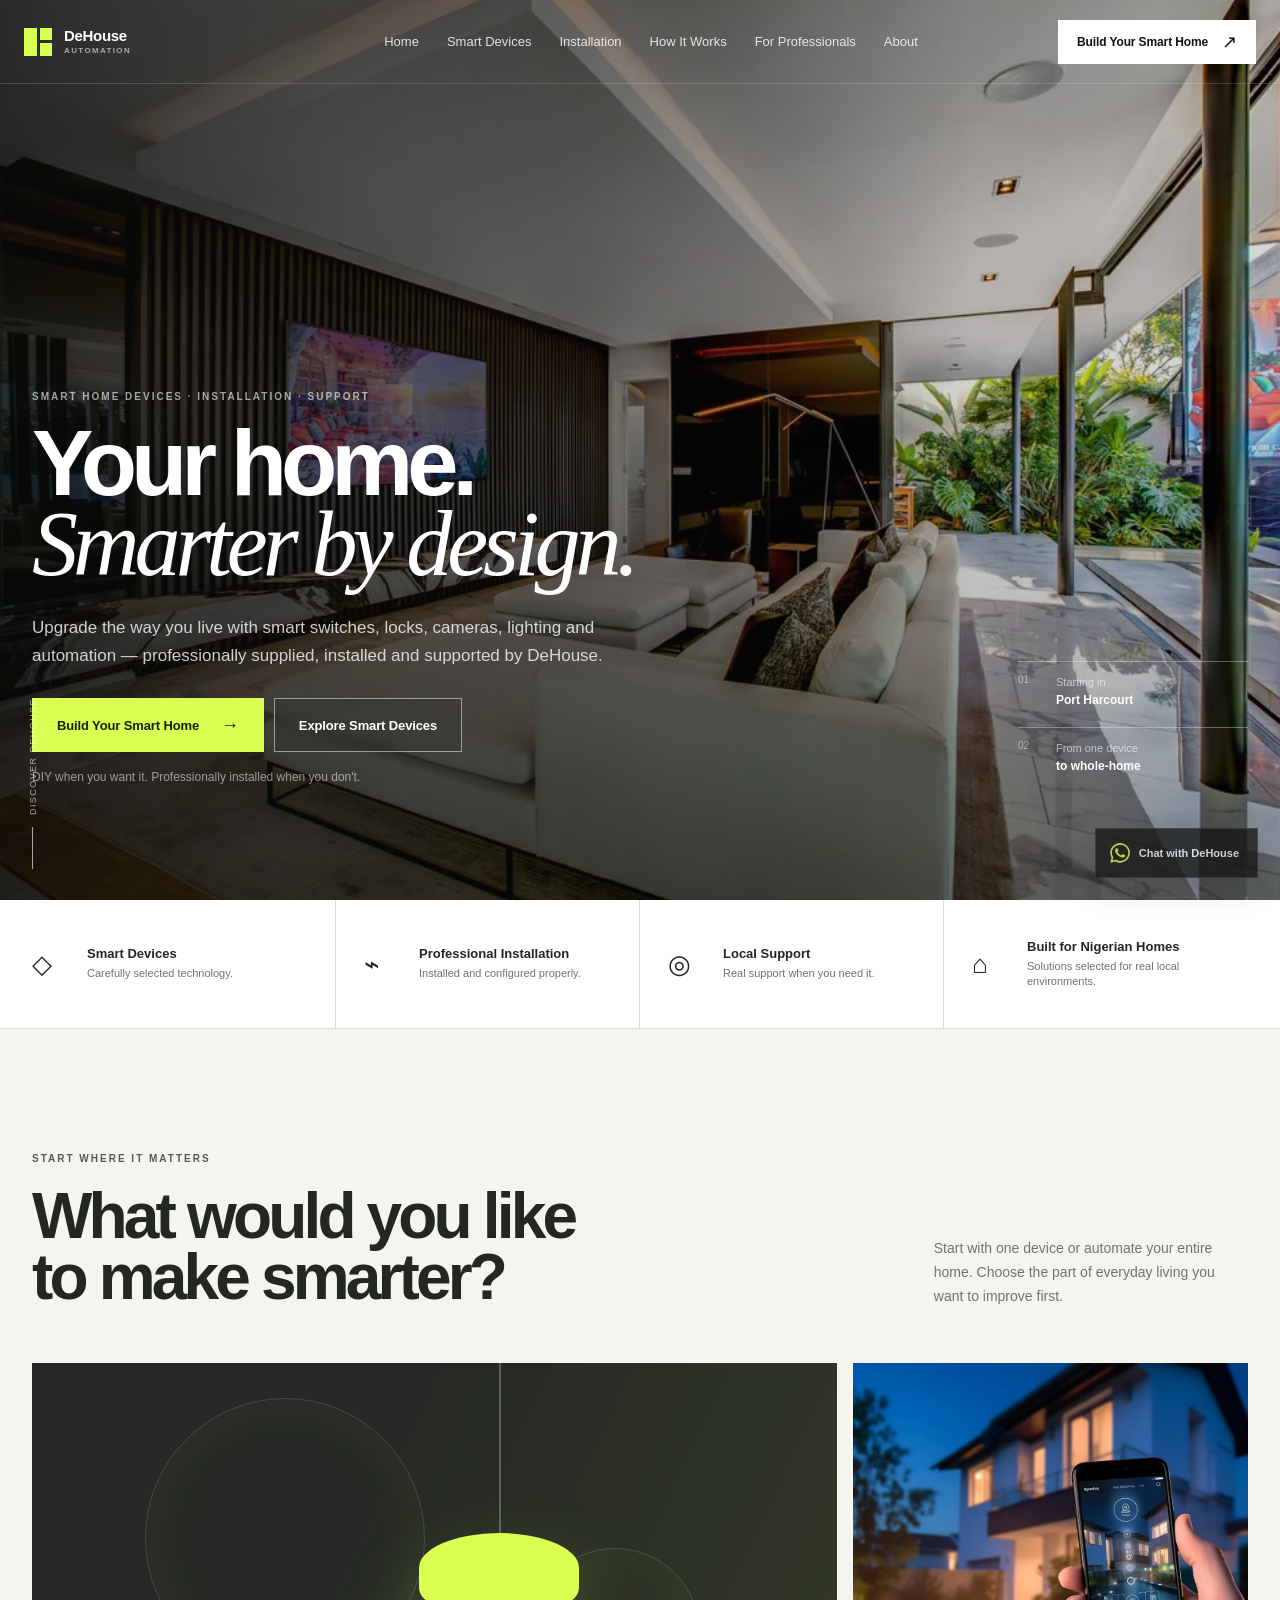
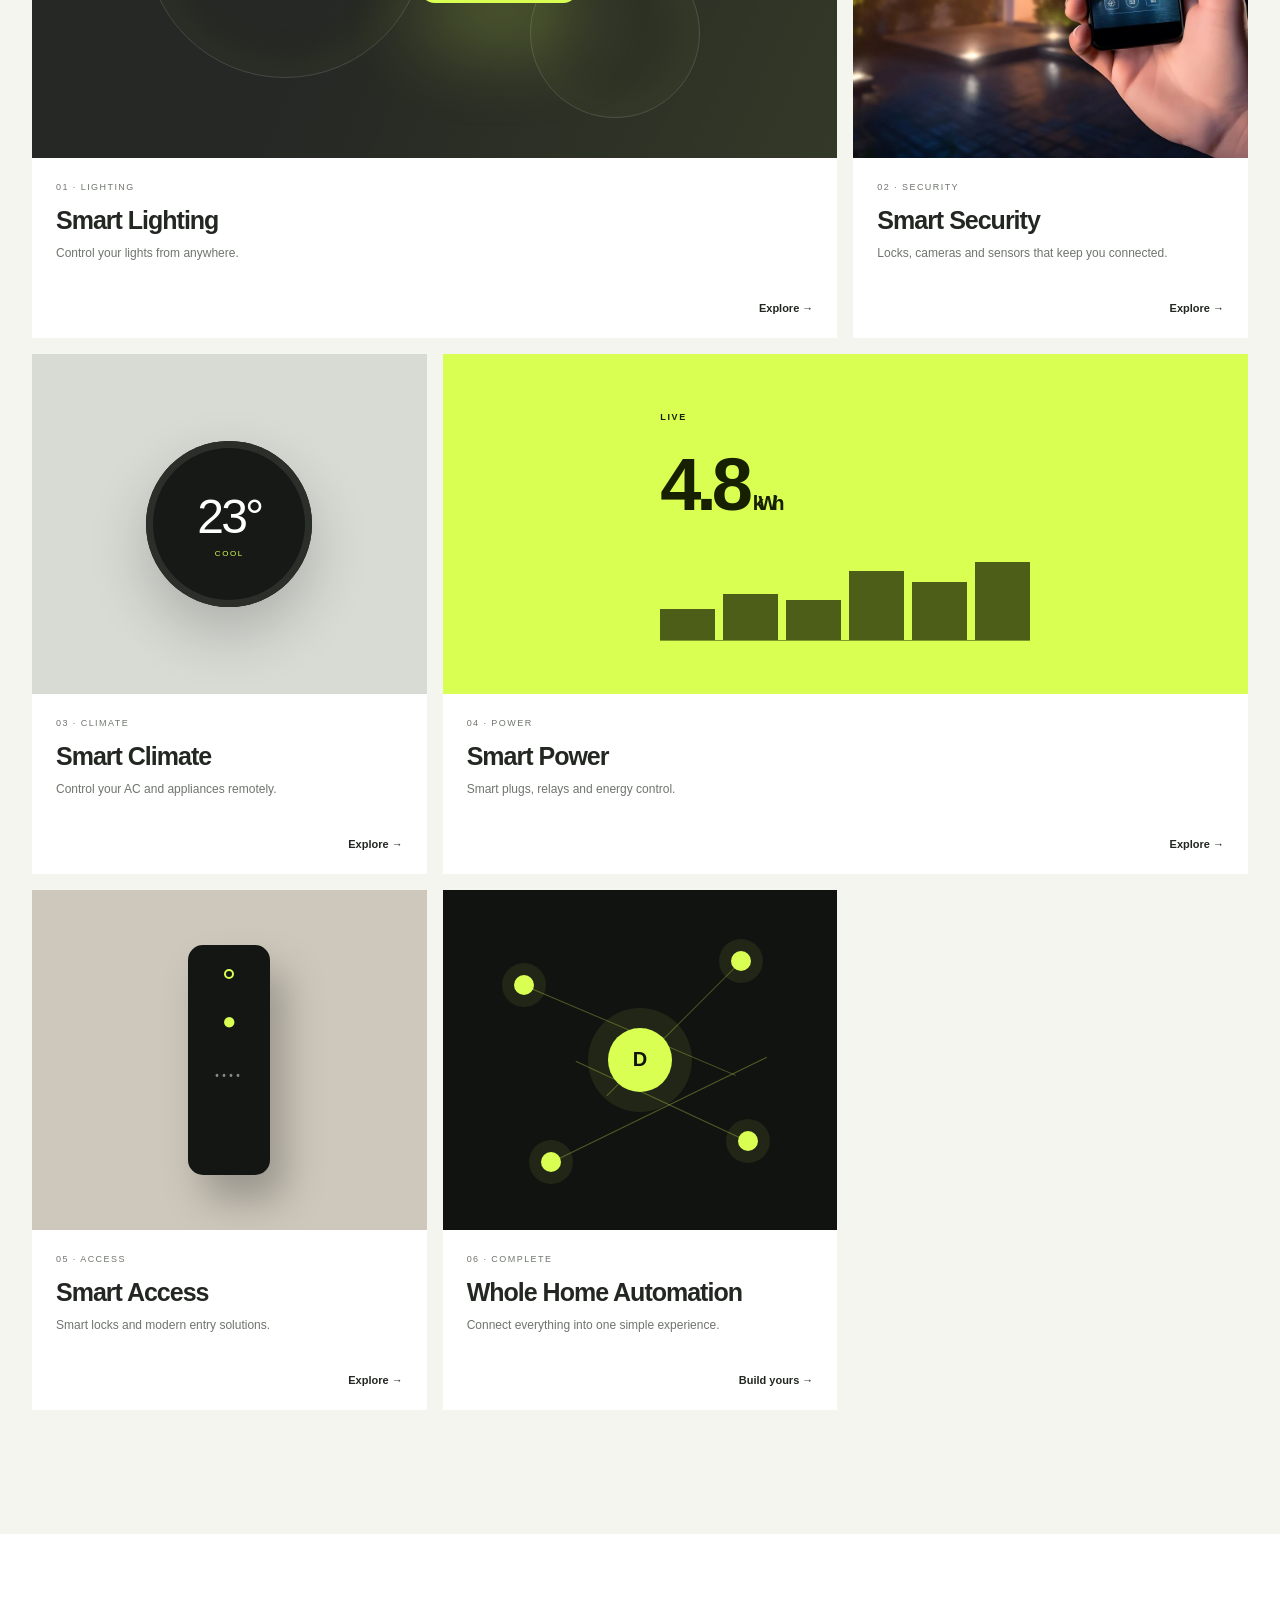
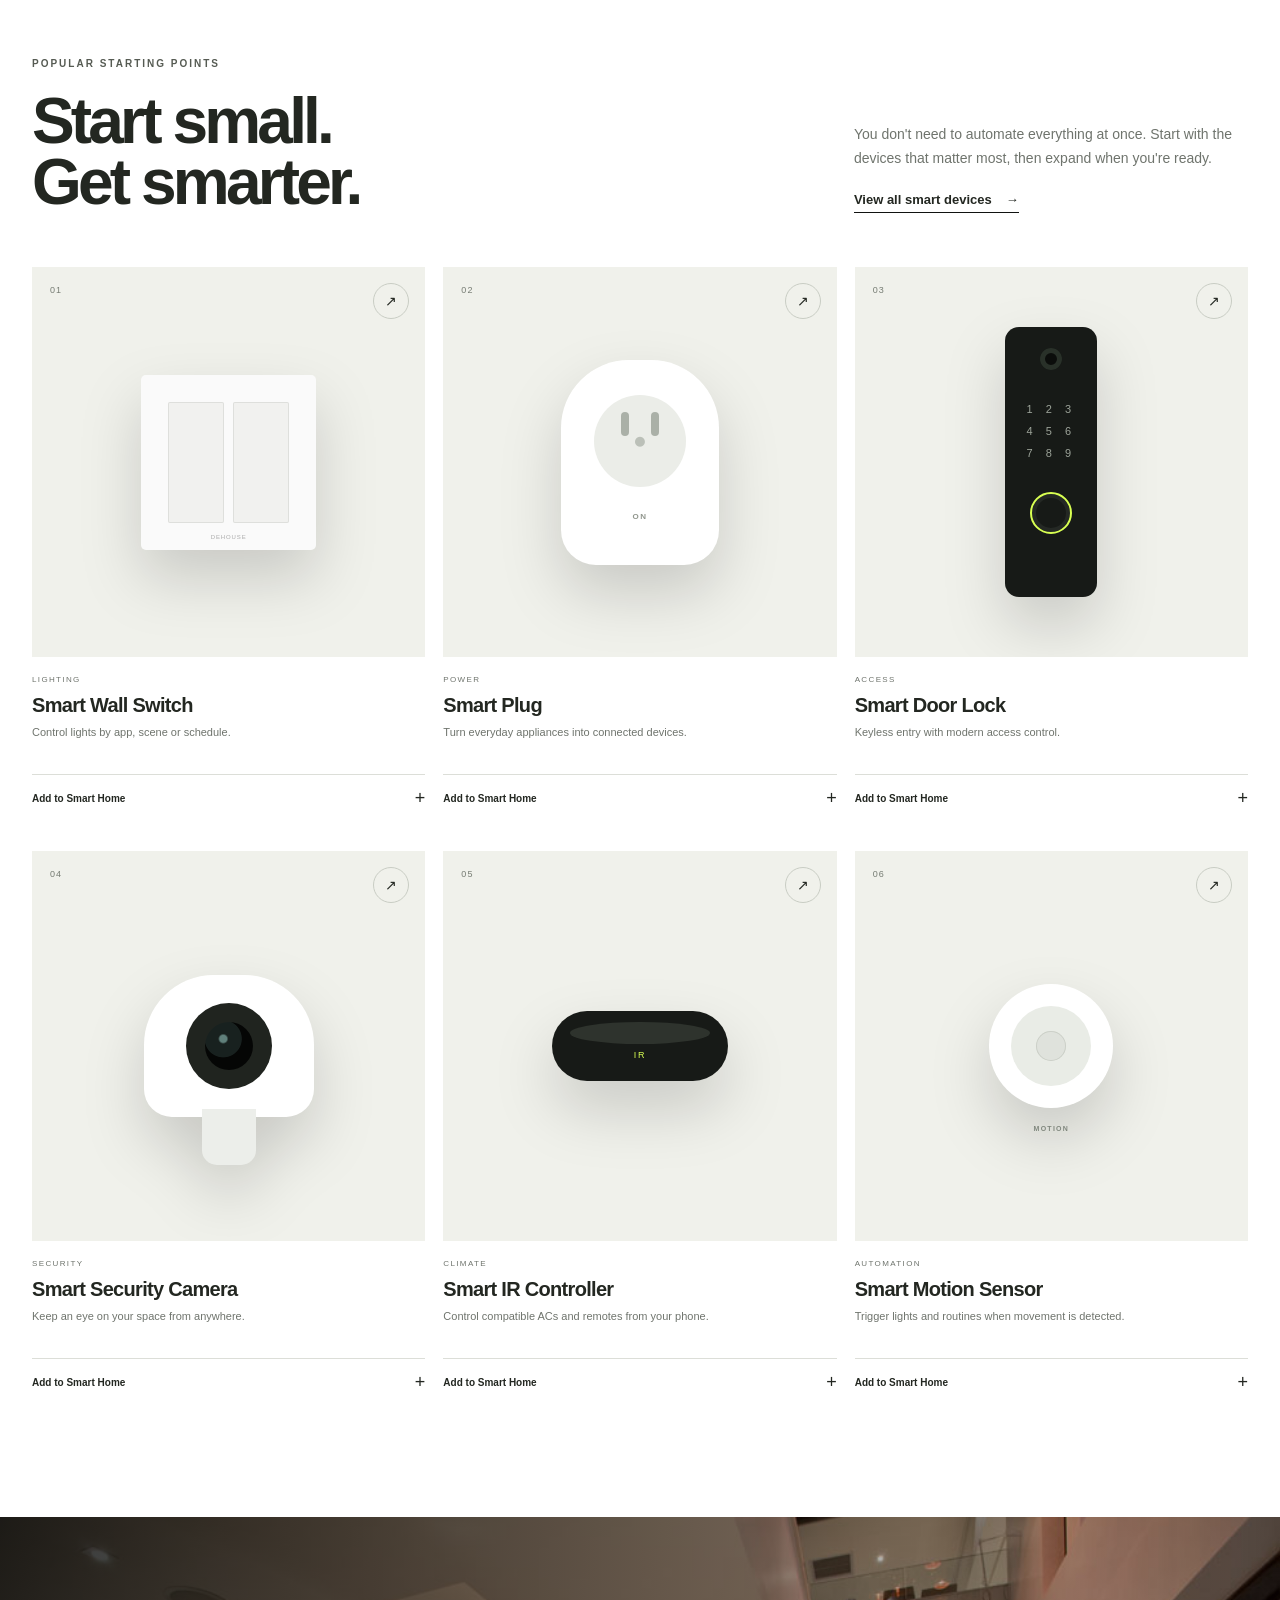
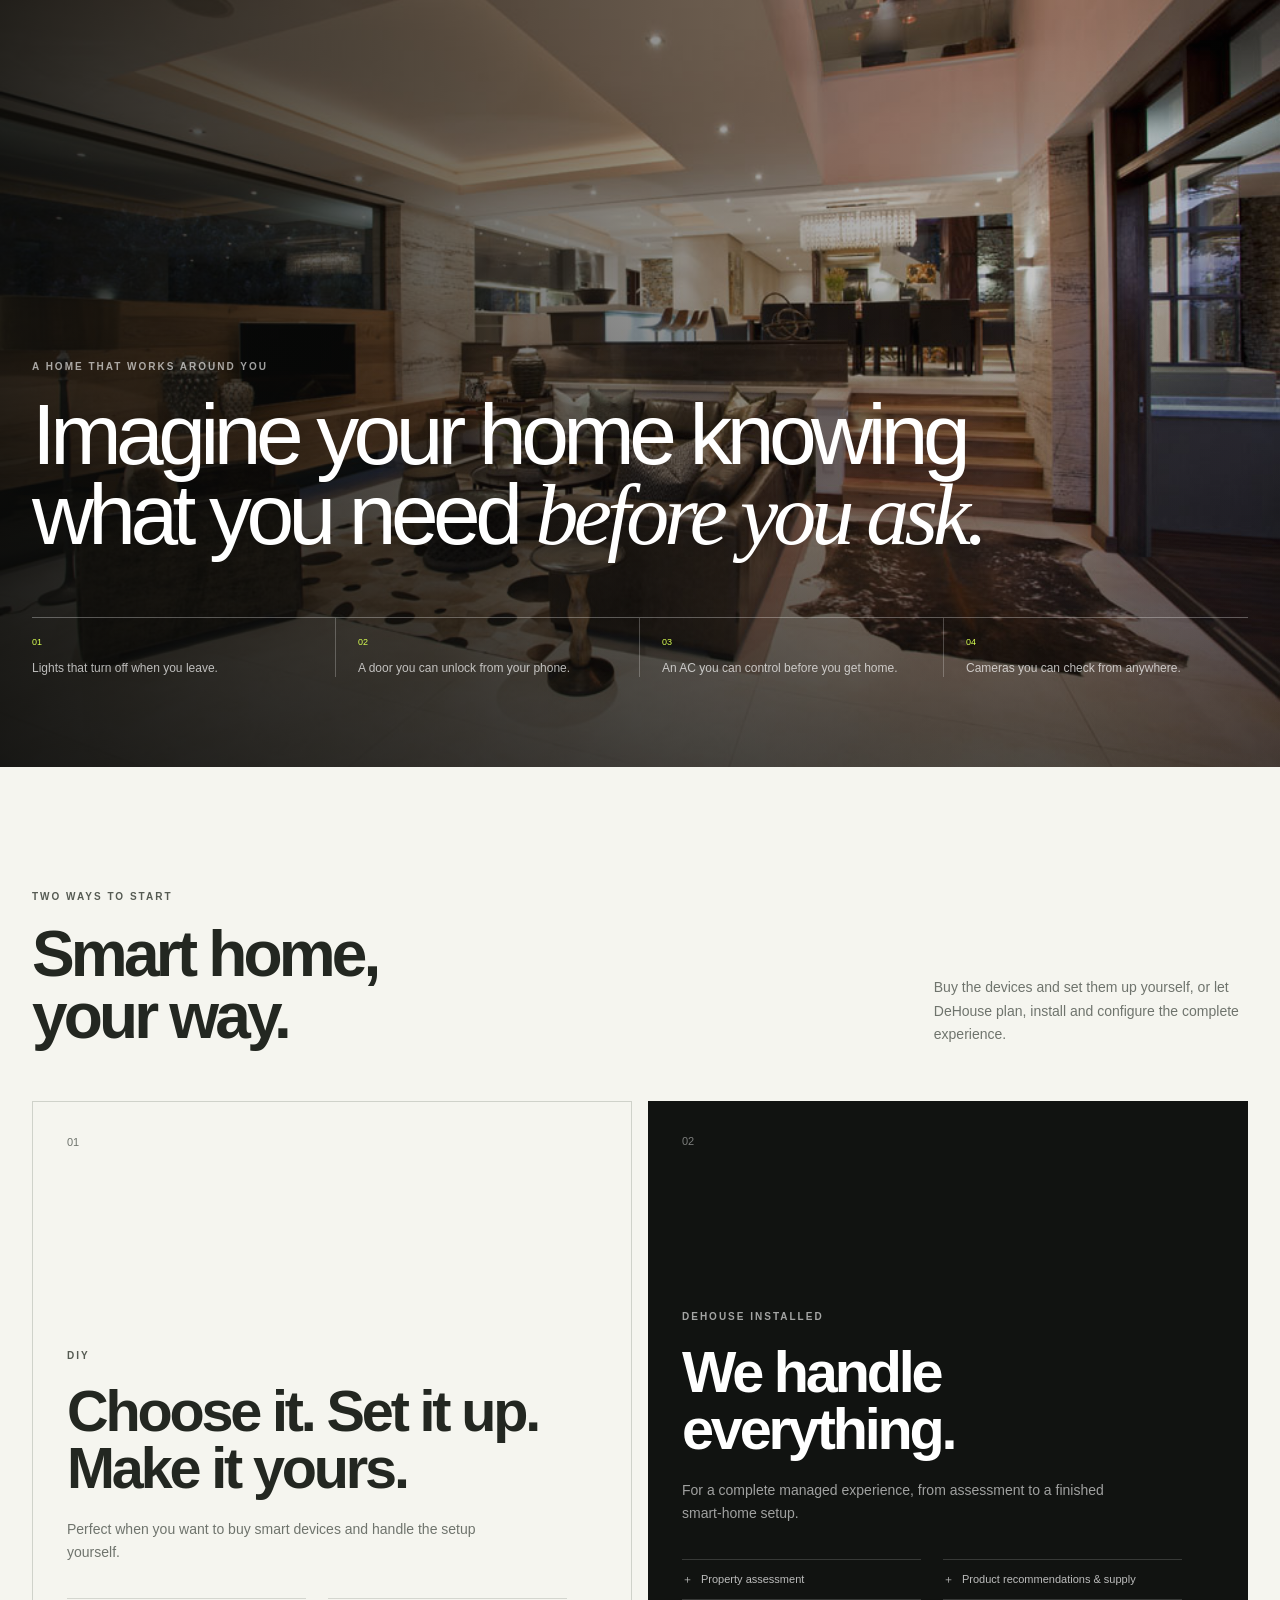
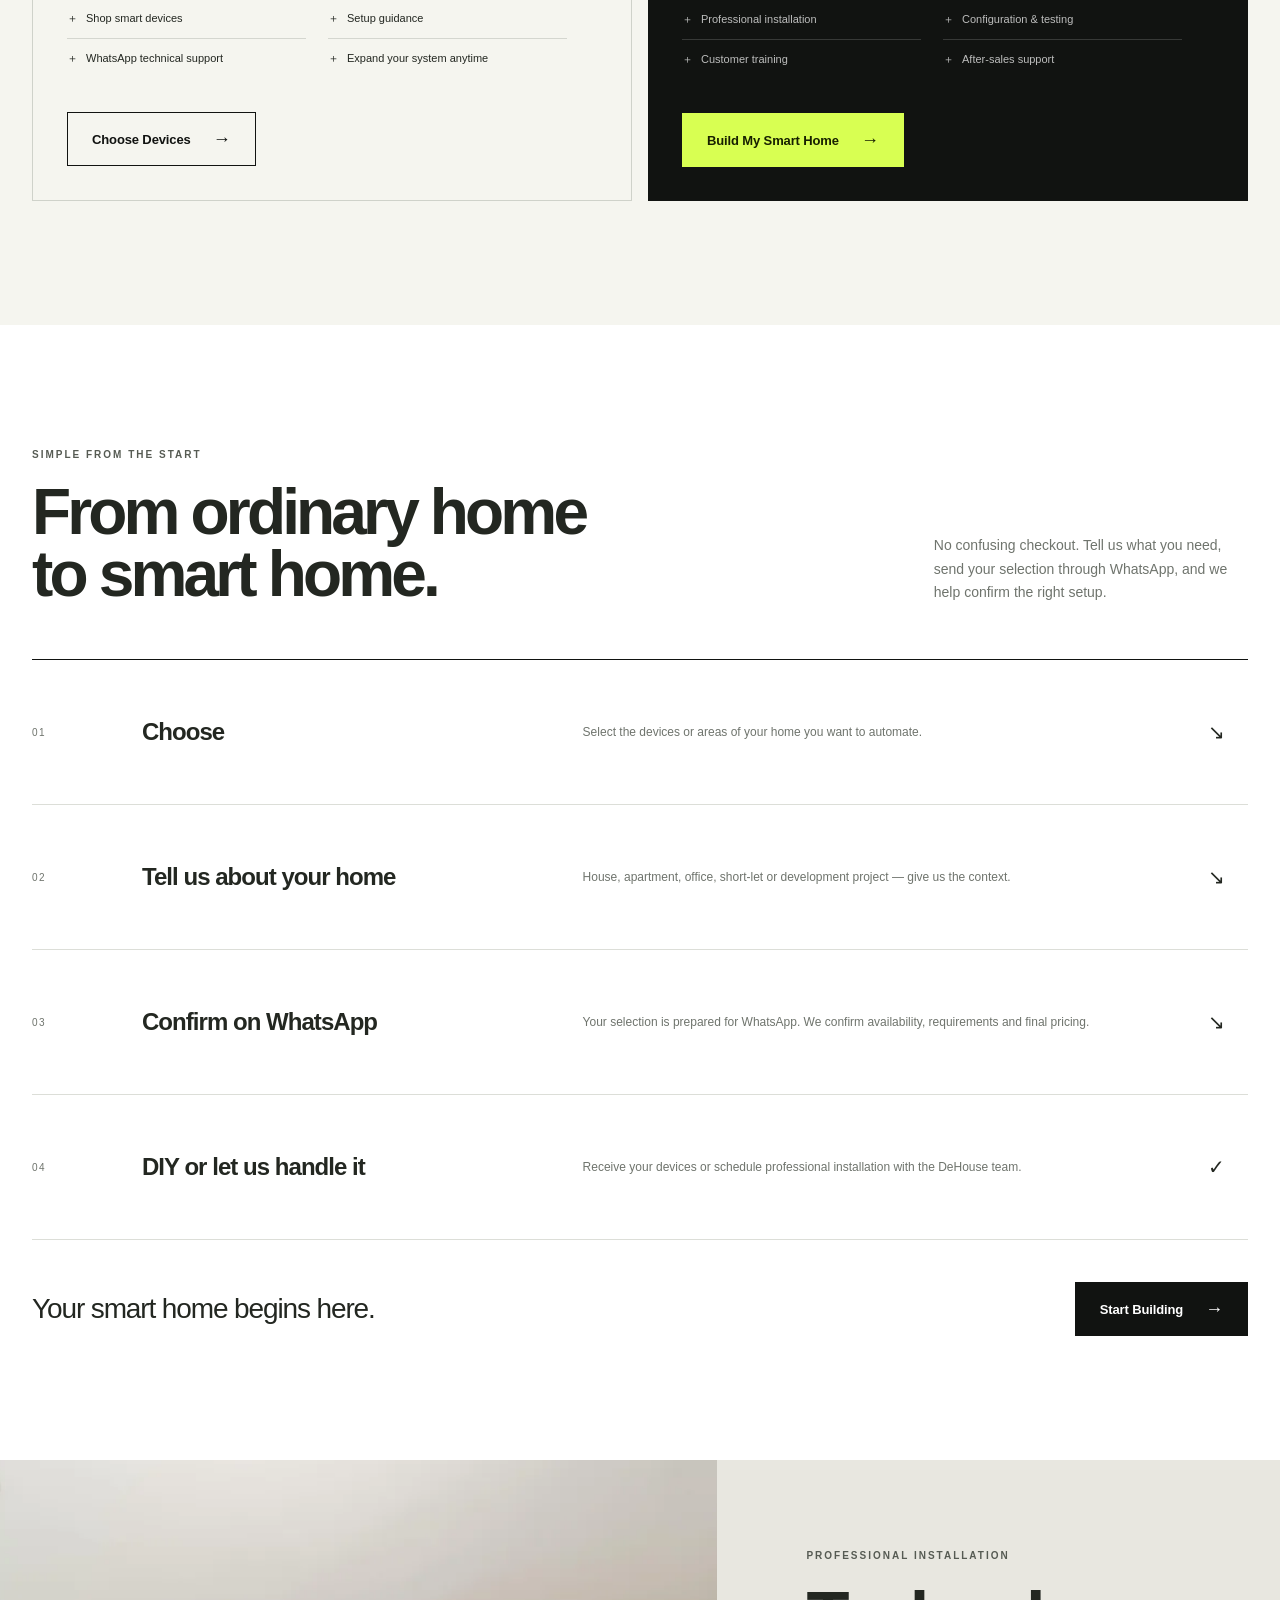
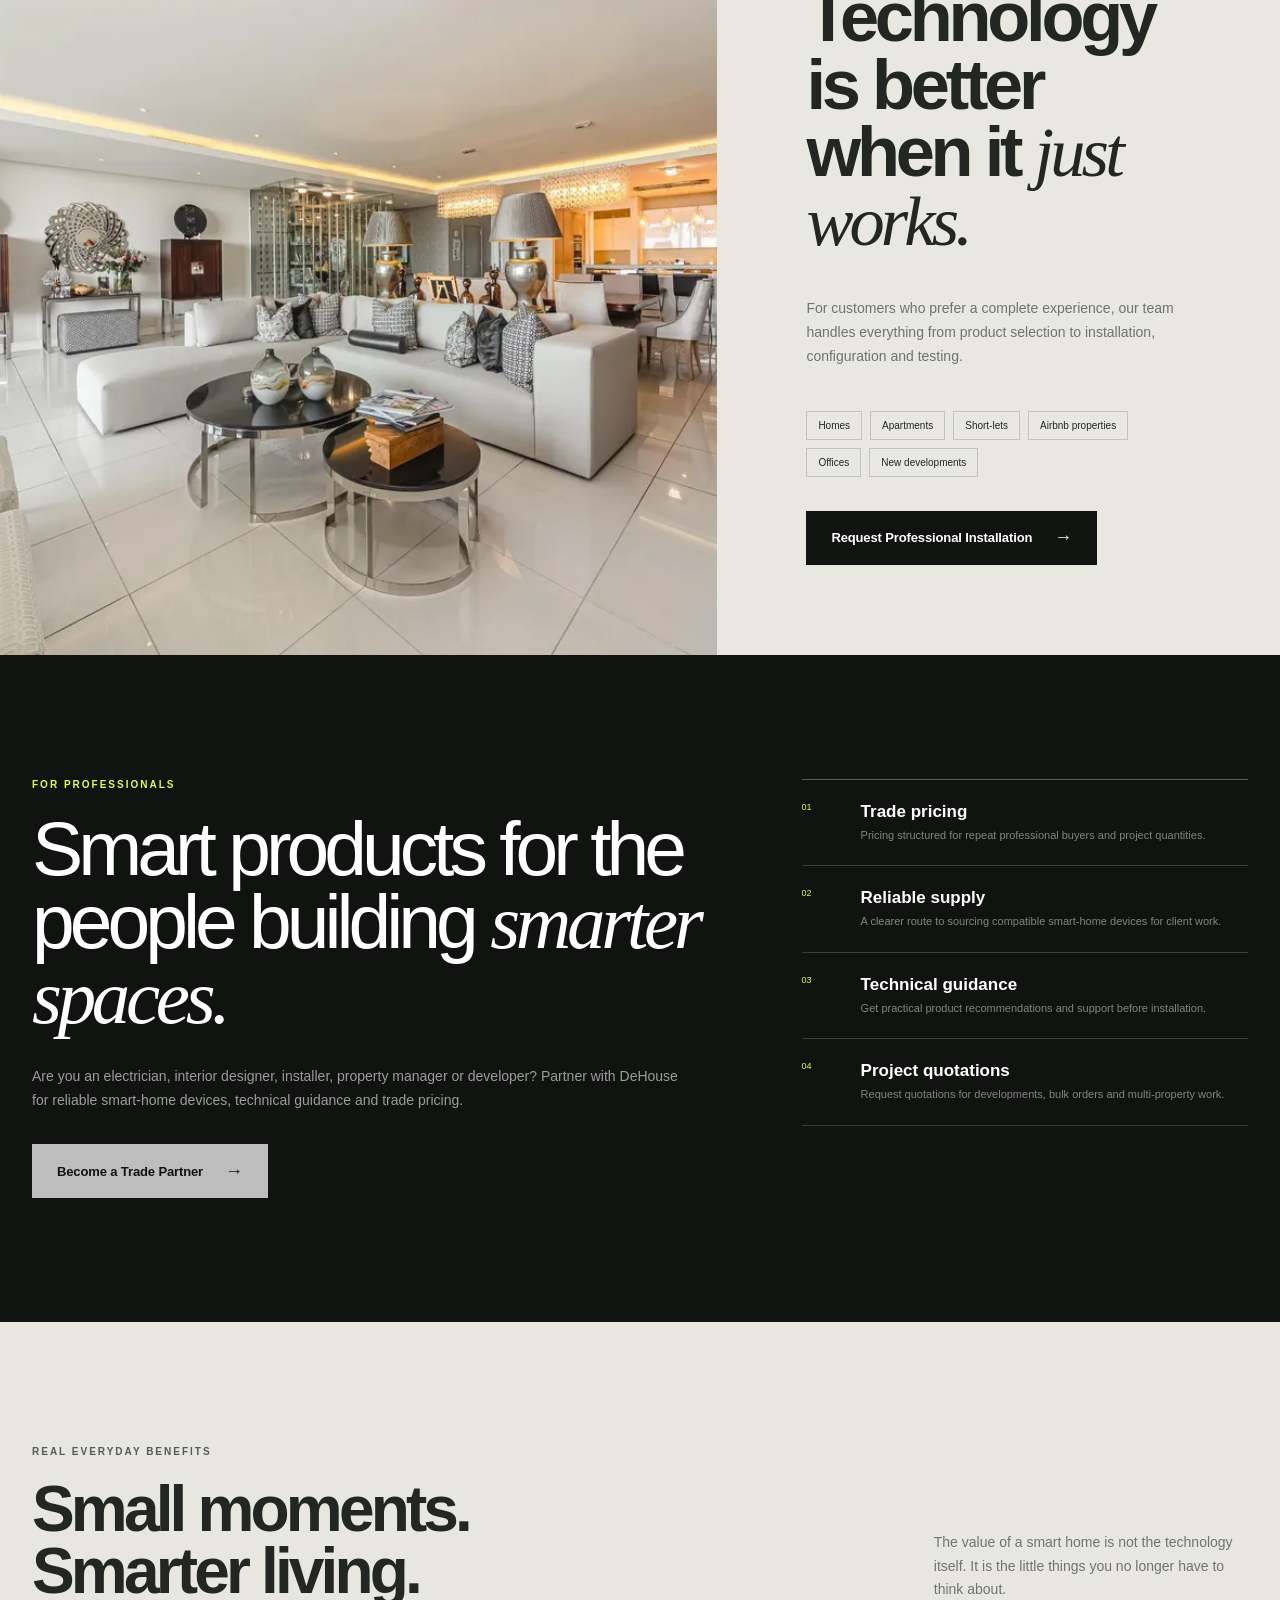
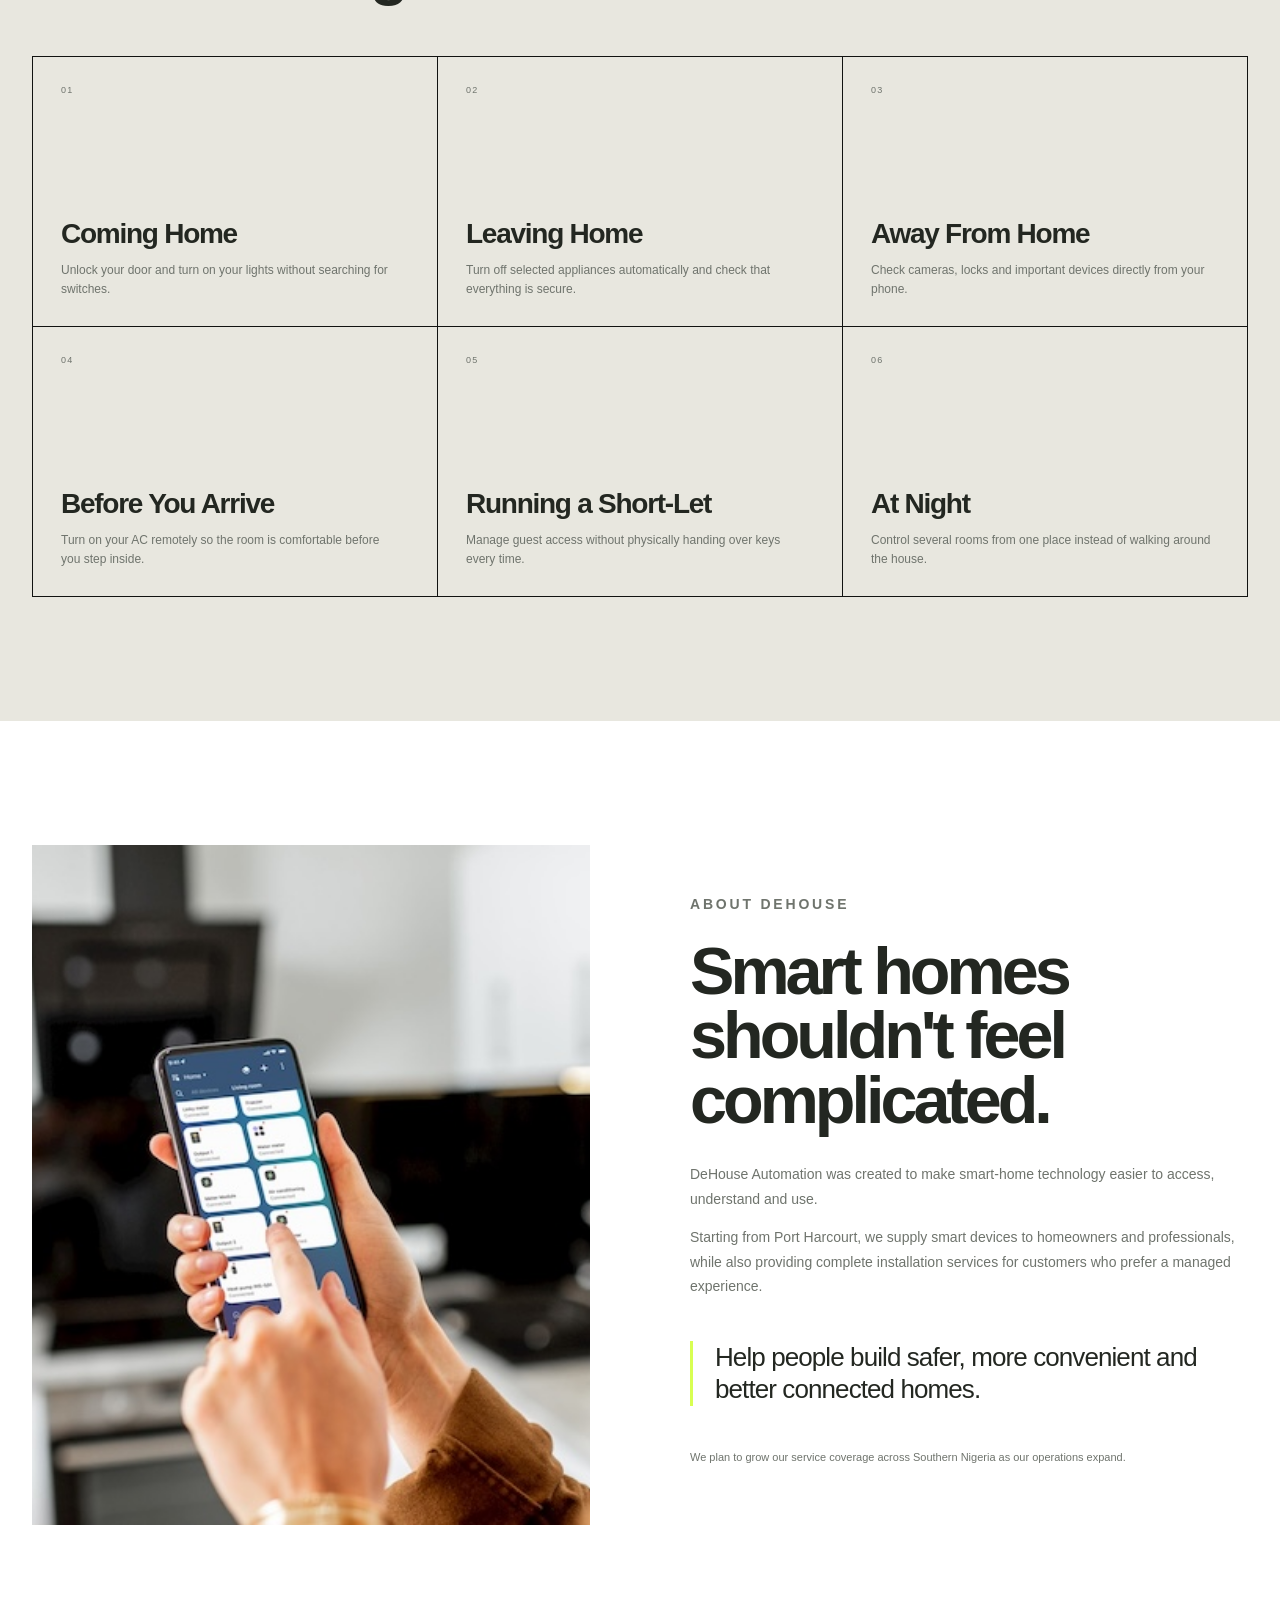
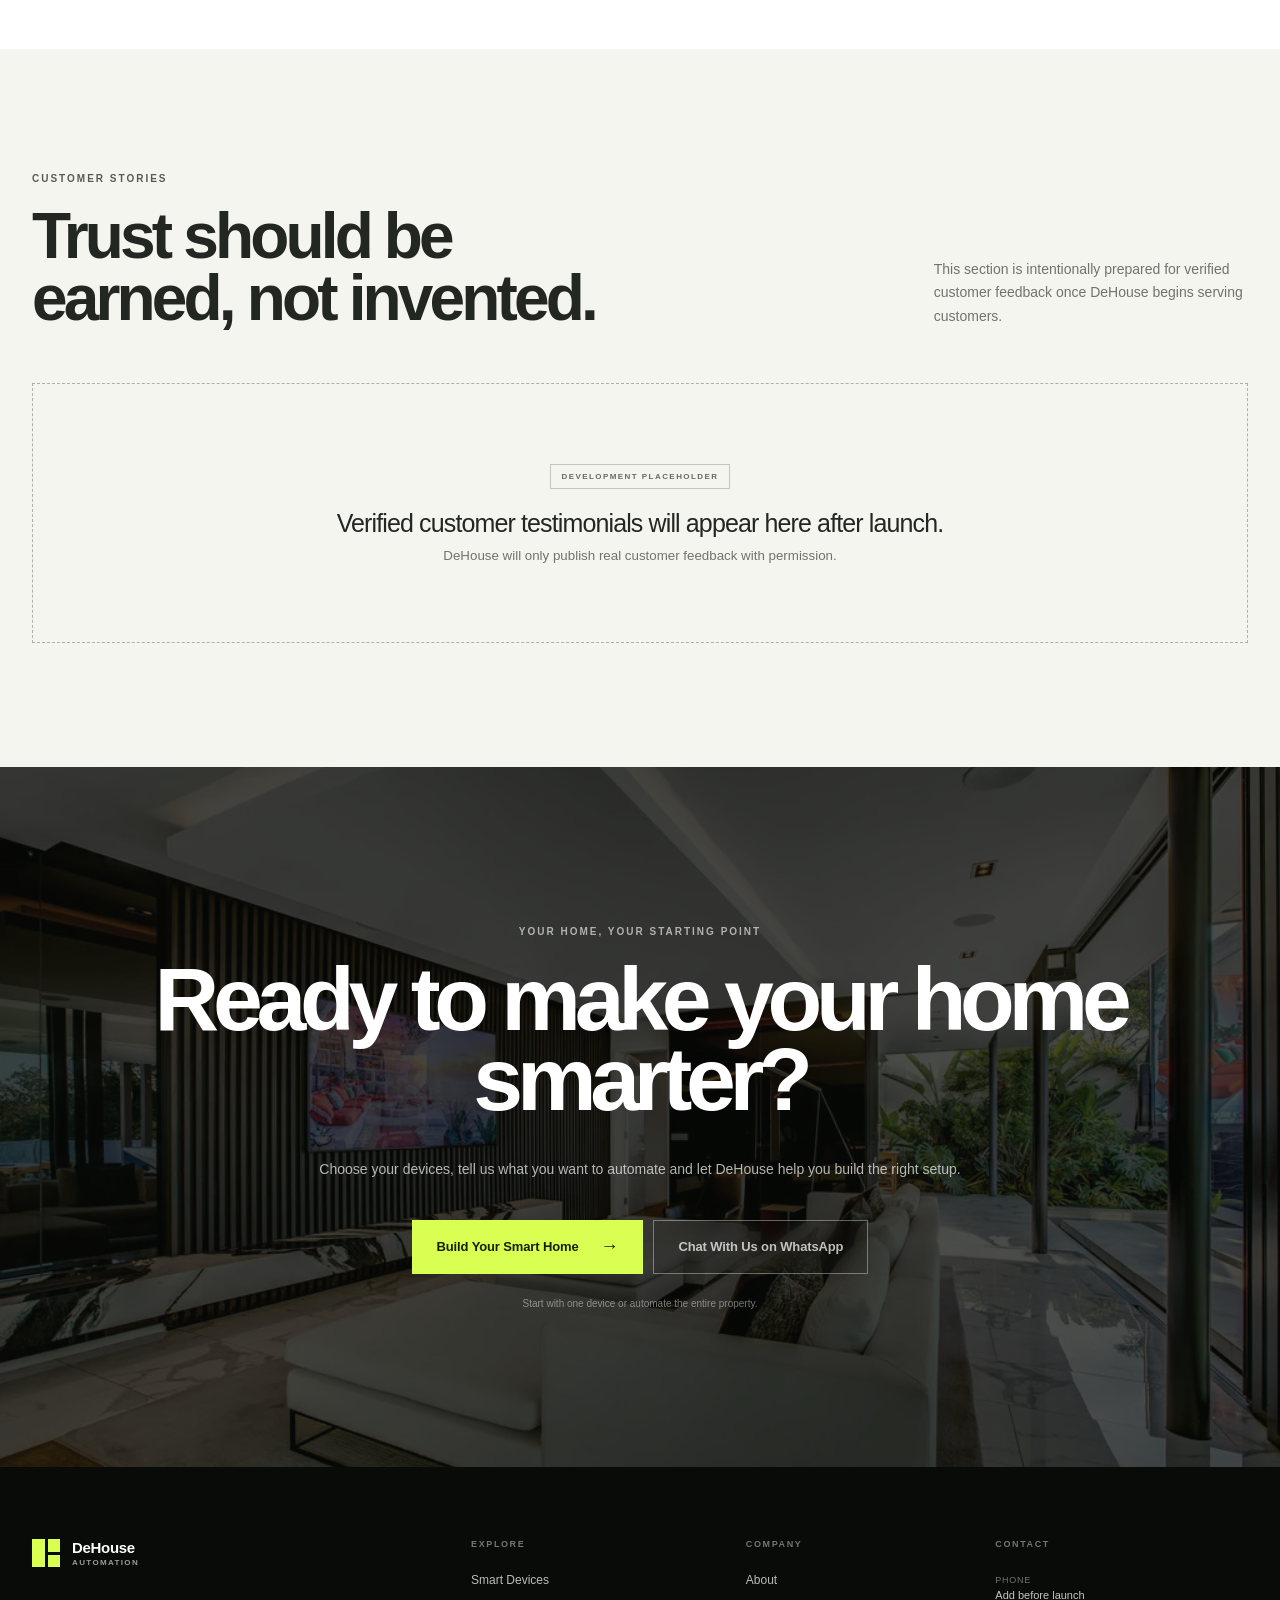
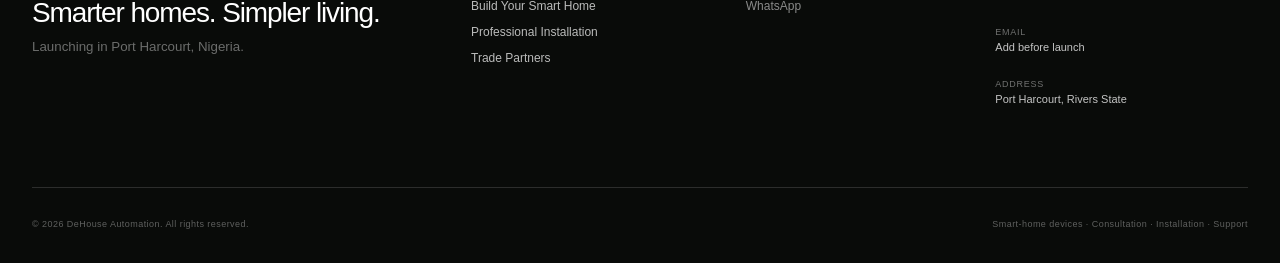
<file: index.html>
<!doctype html>
<html lang="en">
<head>
  <meta charset="UTF-8" />
  <meta name="viewport" content="width=device-width, initial-scale=1.0" />
  <title>DeHouse Automation | Smart Home Devices & Installation in Port Harcourt</title>
  <meta name="description" content="Shop smart-home devices or let DeHouse professionally automate your home. Smart locks, switches, cameras, lighting and home automation solutions in Port Harcourt." />
  <meta property="og:type" content="website" />
  <meta property="og:title" content="DeHouse Automation | Smart Home Devices & Installation in Port Harcourt" />
  <meta property="og:description" content="Shop smart-home devices or let DeHouse professionally automate your home in Port Harcourt." />
  <meta property="og:locale" content="en_NG" />
  <meta name="twitter:card" content="summary_large_image" />
  <meta name="theme-color" content="#111311" />
  <meta name="robots" content="index,follow" />
  <!-- Add the final production canonical URL once the public domain is confirmed. -->
  <link rel="icon" href="assets/icons/favicon.svg" type="image/svg+xml" />
  <link rel="preload" href="assets/images/hero.webp" as="image" fetchpriority="high" />
  <link rel="stylesheet" href="styles.css" />
  <script type="application/ld+json">
  {
    "@context": "https://schema.org",
    "@type": "HomeAndConstructionBusiness",
    "name": "DeHouse Automation",
    "description": "Smart-home device sales, consultation, installation and support in Port Harcourt, Nigeria.",
    "areaServed": "Port Harcourt, Rivers State, Nigeria",
    "address": {"@type":"PostalAddress","addressLocality":"Port Harcourt","addressRegion":"Rivers State","addressCountry":"NG"}
  }
  </script>
</head>
<body>
  <a class="skip-link" href="#main">Skip to content</a>

  <header class="site-header" data-header>
    <div class="nav-shell">
      <a class="brand" href="#home" aria-label="DeHouse Automation home">
        <span class="brand-mark" aria-hidden="true"><span></span><span></span></span>
        <span class="brand-name">DeHouse<span>Automation</span></span>
      </a>

      <nav class="desktop-nav" aria-label="Primary navigation">
        <a href="#home">Home</a>
        <a href="devices/">Smart Devices</a>
        <a href="#installation">Installation</a>
        <a href="#how-it-works">How It Works</a>
        <a href="#professionals">For Professionals</a>
        <a href="#about">About</a>
      </nav>

      <div class="nav-actions">
        <a class="btn btn-dark btn-small desktop-build" href="build-smart-home/">Build Your Smart Home <span>↗</span></a>
        <button class="menu-button" type="button" aria-expanded="false" aria-controls="mobile-menu" data-menu-toggle>
          <span class="sr-only">Open menu</span>
          <span></span><span></span>
        </button>
      </div>
    </div>

    <div class="mobile-menu" id="mobile-menu" data-mobile-menu aria-hidden="true">
      <nav aria-label="Mobile navigation">
        <a href="#home">Home</a>
        <a href="devices/">Smart Devices</a>
        <a href="#installation">Installation</a>
        <a href="#how-it-works">How It Works</a>
        <a href="#professionals">For Professionals</a>
        <a href="#about">About</a>
      </nav>
      <a class="btn btn-accent btn-full" href="build-smart-home/">Build Your Smart Home <span>→</span></a>
      <p>Launching in Port Harcourt, Rivers State.</p>
    </div>
  </header>

  <main id="main">
    <section class="hero" id="home" aria-labelledby="hero-title">
      <div class="hero-media" aria-hidden="true"><img src="assets/images/hero.webp" alt="" data-production-asset="A01" /></div>
      <div class="hero-shade"></div>
      <div class="hero-content container">
        <div class="hero-copy reveal">
          <p class="eyebrow eyebrow-light">SMART HOME DEVICES · INSTALLATION · SUPPORT</p>
          <h1 id="hero-title">Your home.<br><em>Smarter by design.</em></h1>
          <p class="hero-lead">Upgrade the way you live with smart switches, locks, cameras, lighting and automation — professionally supplied, installed and supported by DeHouse.</p>
          <div class="hero-actions">
            <a class="btn btn-accent" href="build-smart-home/">Build Your Smart Home <span>→</span></a>
            <a class="btn btn-ghost-light" href="devices/">Explore Smart Devices</a>
          </div>
          <p class="hero-note">DIY when you want it. Professionally installed when you don't.</p>
        </div>
        <div class="hero-meta reveal" data-delay="1">
          <div><span>01</span><p>Starting in<br><strong>Port Harcourt</strong></p></div>
          <div><span>02</span><p>From one device<br><strong>to whole-home</strong></p></div>
        </div>
      </div>
      <a class="scroll-cue" href="#trust" aria-label="Scroll to next section"><span></span>Discover DeHouse</a>
    </section>

    <section class="trust-strip" id="trust" aria-label="Why DeHouse">
      <div class="container trust-grid">
        <article class="trust-item reveal">
          <span class="line-icon" aria-hidden="true">◇</span>
          <div><h2>Smart Devices</h2><p>Carefully selected technology.</p></div>
        </article>
        <article class="trust-item reveal" data-delay="1">
          <span class="line-icon" aria-hidden="true">⌁</span>
          <div><h2>Professional Installation</h2><p>Installed and configured properly.</p></div>
        </article>
        <article class="trust-item reveal" data-delay="2">
          <span class="line-icon" aria-hidden="true">◎</span>
          <div><h2>Local Support</h2><p>Real support when you need it.</p></div>
        </article>
        <article class="trust-item reveal" data-delay="3">
          <span class="line-icon" aria-hidden="true">⌂</span>
          <div><h2>Built for Nigerian Homes</h2><p>Solutions selected for real local environments.</p></div>
        </article>
      </div>
    </section>

    <section class="section categories-section" id="smart-devices">
      <div class="container">
        <div class="section-heading split-heading reveal">
          <div><p class="eyebrow">START WHERE IT MATTERS</p><h2>What would you like<br>to make smarter?</h2></div>
          <p>Start with one device or automate your entire home. Choose the part of everyday living you want to improve first.</p>
        </div>

        <div class="category-grid">
          <a class="category-card category-large reveal" href="devices/#lighting">
            <div class="category-visual visual-lighting"><span class="ambient a1"></span><span class="ambient a2"></span><span class="lamp"></span></div>
            <div class="category-copy"><p>01 · Lighting</p><h3>Smart Lighting</h3><span>Control your lights from anywhere.</span><b>Explore →</b></div>
          </a>
          <a class="category-card reveal" data-delay="1" href="devices/#security">
            <div class="category-visual photo-card"><img src="assets/images/smartphone-control.webp" loading="lazy" alt="Phone controlling a smart home security system" data-production-asset="A02" /></div>
            <div class="category-copy"><p>02 · Security</p><h3>Smart Security</h3><span>Locks, cameras and sensors that keep you connected.</span><b>Explore →</b></div>
          </a>
          <a class="category-card reveal" href="devices/#climate">
            <div class="category-visual visual-climate"><div class="thermostat"><span>23°</span><small>COOL</small></div></div>
            <div class="category-copy"><p>03 · Climate</p><h3>Smart Climate</h3><span>Control your AC and appliances remotely.</span><b>Explore →</b></div>
          </a>
          <a class="category-card category-wide reveal" data-delay="1" href="devices/#power">
            <div class="category-visual visual-power"><div class="power-ui"><span>LIVE</span><strong>4.8<small>kWh</small></strong><div class="power-bars"><i></i><i></i><i></i><i></i><i></i><i></i></div></div></div>
            <div class="category-copy"><p>04 · Power</p><h3>Smart Power</h3><span>Smart plugs, relays and energy control.</span><b>Explore →</b></div>
          </a>
          <a class="category-card reveal" href="devices/#access">
            <div class="category-visual visual-access"><div class="lock-device"><i></i><span>●</span><b>••••</b></div></div>
            <div class="category-copy"><p>05 · Access</p><h3>Smart Access</h3><span>Smart locks and modern entry solutions.</span><b>Explore →</b></div>
          </a>
          <a class="category-card reveal" data-delay="1" href="build-smart-home/">
            <div class="category-visual visual-whole"><span class="node n1"></span><span class="node n2"></span><span class="node n3"></span><span class="node n4"></span><span class="node core">D</span></div>
            <div class="category-copy"><p>06 · Complete</p><h3>Whole Home Automation</h3><span>Connect everything into one simple experience.</span><b>Build yours →</b></div>
          </a>
        </div>
      </div>
    </section>

    <section class="section products-section" id="products">
      <div class="container">
        <div class="section-heading products-heading reveal">
          <div><p class="eyebrow">POPULAR STARTING POINTS</p><h2>Start small.<br>Get smarter.</h2></div>
          <div><p>You don't need to automate everything at once. Start with the devices that matter most, then expand when you're ready.</p><a class="text-link" href="devices/">View all smart devices <span>→</span></a></div>
        </div>

        <div class="product-grid" data-products></div>
      </div>
    </section>

    <section class="lifestyle-statement">
      <div class="statement-image"><img src="assets/images/lifestyle.jpg" loading="lazy" alt="Premium contemporary living room" data-production-asset="A03" /></div>
      <div class="statement-overlay"></div>
      <div class="container statement-content">
        <p class="eyebrow eyebrow-light reveal">A HOME THAT WORKS AROUND YOU</p>
        <h2 class="reveal">Imagine your home knowing what you need <em>before you ask.</em></h2>
        <div class="statement-list reveal">
          <p><span>01</span>Lights that turn off when you leave.</p>
          <p><span>02</span>A door you can unlock from your phone.</p>
          <p><span>03</span>An AC you can control before you get home.</p>
          <p><span>04</span>Cameras you can check from anywhere.</p>
        </div>
      </div>
    </section>

    <section class="section choice-section" id="installation">
      <div class="container">
        <div class="section-heading split-heading reveal">
          <div><p class="eyebrow">TWO WAYS TO START</p><h2>Smart home,<br>your way.</h2></div>
          <p>Buy the devices and set them up yourself, or let DeHouse plan, install and configure the complete experience.</p>
        </div>

        <div class="choice-grid">
          <article class="choice-card choice-diy reveal">
            <div class="choice-number">01</div>
            <div class="choice-content">
              <p class="eyebrow">DIY</p>
              <h3>Choose it. Set it up.<br>Make it yours.</h3>
              <p>Perfect when you want to buy smart devices and handle the setup yourself.</p>
              <ul><li>Shop smart devices</li><li>Setup guidance</li><li>WhatsApp technical support</li><li>Expand your system anytime</li></ul>
              <a class="btn btn-outline" href="build-smart-home/">Choose Devices <span>→</span></a>
            </div>
          </article>
          <article class="choice-card choice-installed reveal" data-delay="1">
            <div class="choice-number">02</div>
            <div class="choice-content">
              <p class="eyebrow eyebrow-light">DEHOUSE INSTALLED</p>
              <h3>We handle<br>everything.</h3>
              <p>For a complete managed experience, from assessment to a finished smart-home setup.</p>
              <ul><li>Property assessment</li><li>Product recommendations & supply</li><li>Professional installation</li><li>Configuration & testing</li><li>Customer training</li><li>After-sales support</li></ul>
              <a class="btn btn-accent" href="build-smart-home/">Build My Smart Home <span>→</span></a>
            </div>
          </article>
        </div>
      </div>
    </section>

    <section class="section process-section" id="how-it-works">
      <div class="container">
        <div class="section-heading split-heading reveal">
          <div><p class="eyebrow">SIMPLE FROM THE START</p><h2>From ordinary home<br>to smart home.</h2></div>
          <p>No confusing checkout. Tell us what you need, send your selection through WhatsApp, and we help confirm the right setup.</p>
        </div>

        <div class="process-list">
          <article class="process-step reveal"><div class="process-num">01</div><h3>Choose</h3><p>Select the devices or areas of your home you want to automate.</p><span>↘</span></article>
          <article class="process-step reveal" data-delay="1"><div class="process-num">02</div><h3>Tell us about your home</h3><p>House, apartment, office, short-let or development project — give us the context.</p><span>↘</span></article>
          <article class="process-step reveal" data-delay="2"><div class="process-num">03</div><h3>Confirm on WhatsApp</h3><p>Your selection is prepared for WhatsApp. We confirm availability, requirements and final pricing.</p><span>↘</span></article>
          <article class="process-step reveal" data-delay="3"><div class="process-num">04</div><h3>DIY or let us handle it</h3><p>Receive your devices or schedule professional installation with the DeHouse team.</p><span>✓</span></article>
        </div>

        <div class="process-cta reveal"><p>Your smart home begins here.</p><a class="btn btn-dark" href="build-smart-home/">Start Building <span>→</span></a></div>
      </div>
    </section>

    <section class="install-feature">
      <div class="install-image reveal"><img src="assets/images/bright-living.webp" loading="lazy" alt="Bright modern home interior" data-production-asset="A04" /></div>
      <div class="install-copy reveal">
        <p class="eyebrow">PROFESSIONAL INSTALLATION</p>
        <h2>Technology is better when it <em>just works.</em></h2>
        <p>For customers who prefer a complete experience, our team handles everything from product selection to installation, configuration and testing.</p>
        <div class="property-tags"><span>Homes</span><span>Apartments</span><span>Short-lets</span><span>Airbnb properties</span><span>Offices</span><span>New developments</span></div>
        <a class="btn btn-dark" href="build-smart-home/?service=installation">Request Professional Installation <span>→</span></a>
      </div>
    </section>

    <section class="section professionals" id="professionals">
      <div class="container professional-layout">
        <div class="professional-copy reveal">
          <p class="eyebrow eyebrow-accent">FOR PROFESSIONALS</p>
          <h2>Smart products for the people building <em>smarter spaces.</em></h2>
          <p>Are you an electrician, interior designer, installer, property manager or developer? Partner with DeHouse for reliable smart-home devices, technical guidance and trade pricing.</p>
          <a class="btn btn-light" href="#" data-whatsapp aria-disabled="true" title="WhatsApp number must be configured before launch" data-message="Hello DeHouse Automation, I am interested in becoming a Trade Partner. Please share your trade pricing and partnership details.">Become a Trade Partner <span>→</span></a>
        </div>
        <div class="professional-benefits reveal" data-delay="1">
          <div><span>01</span><h3>Trade pricing</h3><p>Pricing structured for repeat professional buyers and project quantities.</p></div>
          <div><span>02</span><h3>Reliable supply</h3><p>A clearer route to sourcing compatible smart-home devices for client work.</p></div>
          <div><span>03</span><h3>Technical guidance</h3><p>Get practical product recommendations and support before installation.</p></div>
          <div><span>04</span><h3>Project quotations</h3><p>Request quotations for developments, bulk orders and multi-property work.</p></div>
        </div>
      </div>
    </section>

    <section class="section use-cases">
      <div class="container">
        <div class="section-heading split-heading reveal">
          <div><p class="eyebrow">REAL EVERYDAY BENEFITS</p><h2>Small moments.<br>Smarter living.</h2></div>
          <p>The value of a smart home is not the technology itself. It is the little things you no longer have to think about.</p>
        </div>
        <div class="usecase-grid">
          <article class="usecase-card reveal"><span>01</span><h3>Coming Home</h3><p>Unlock your door and turn on your lights without searching for switches.</p></article>
          <article class="usecase-card reveal" data-delay="1"><span>02</span><h3>Leaving Home</h3><p>Turn off selected appliances automatically and check that everything is secure.</p></article>
          <article class="usecase-card reveal" data-delay="2"><span>03</span><h3>Away From Home</h3><p>Check cameras, locks and important devices directly from your phone.</p></article>
          <article class="usecase-card reveal"><span>04</span><h3>Before You Arrive</h3><p>Turn on your AC remotely so the room is comfortable before you step inside.</p></article>
          <article class="usecase-card reveal" data-delay="1"><span>05</span><h3>Running a Short-Let</h3><p>Manage guest access without physically handing over keys every time.</p></article>
          <article class="usecase-card reveal" data-delay="2"><span>06</span><h3>At Night</h3><p>Control several rooms from one place instead of walking around the house.</p></article>
        </div>
      </div>
    </section>

    <section class="section about-section" id="about">
      <div class="container about-layout">
        <div class="about-photo reveal"><img src="assets/images/app-control.jpg" loading="lazy" alt="Person controlling connected home devices from a smartphone" data-production-asset="A05" /></div>
        <div class="about-copy reveal" data-delay="1">
          <p class="eyebrow">ABOUT DEHOUSE</p>
          <h2>Smart homes shouldn't feel complicated.</h2>
          <p>DeHouse Automation was created to make smart-home technology easier to access, understand and use.</p>
          <p>Starting from Port Harcourt, we supply smart devices to homeowners and professionals, while also providing complete installation services for customers who prefer a managed experience.</p>
          <blockquote>Help people build safer, more convenient and better connected homes.</blockquote>
          <p class="about-small">We plan to grow our service coverage across Southern Nigeria as our operations expand.</p>
        </div>
      </div>
    </section>

    <section class="section testimonials-section" aria-labelledby="testimonial-title">
      <div class="container">
        <div class="section-heading split-heading reveal"><div><p class="eyebrow">CUSTOMER STORIES</p><h2 id="testimonial-title">Trust should be<br>earned, not invented.</h2></div><p>This section is intentionally prepared for verified customer feedback once DeHouse begins serving customers.</p></div>
        <div class="testimonial-placeholder reveal">
          <div class="placeholder-badge">DEVELOPMENT PLACEHOLDER</div>
          <p>Verified customer testimonials will appear here after launch.</p>
          <small>DeHouse will only publish real customer feedback with permission.</small>
        </div>
      </div>
    </section>

    <section class="final-cta">
      <div class="final-cta-media"><img src="assets/images/hero.webp" loading="lazy" alt="" data-production-asset="A01" /></div>
      <div class="final-cta-overlay"></div>
      <div class="container final-cta-content reveal">
        <p class="eyebrow eyebrow-light">YOUR HOME, YOUR STARTING POINT</p>
        <h2>Ready to make your home smarter?</h2>
        <p>Choose your devices, tell us what you want to automate and let DeHouse help you build the right setup.</p>
        <div class="final-actions"><a class="btn btn-accent" href="build-smart-home/">Build Your Smart Home <span>→</span></a><a class="btn btn-ghost-light" href="#" data-whatsapp aria-disabled="true" title="WhatsApp number must be configured before launch">Chat With Us on WhatsApp</a></div>
        <small>Start with one device or automate the entire property.</small>
      </div>
    </section>
  </main>

  <footer class="site-footer">
    <div class="container footer-top">
      <div class="footer-brand"><a class="brand brand-light" href="#home"><span class="brand-mark" aria-hidden="true"><span></span><span></span></span><span class="brand-name">DeHouse<span>Automation</span></span></a><p>Smarter homes. Simpler living.</p><small>Launching in Port Harcourt, Nigeria.</small></div>
      <div class="footer-links"><h3>Explore</h3><a href="devices/">Smart Devices</a><a href="build-smart-home/">Build Your Smart Home</a><a href="#installation">Professional Installation</a><a href="#professionals">Trade Partners</a></div>
      <div class="footer-links"><h3>Company</h3><a href="#about">About</a><a href="#" data-whatsapp aria-disabled="true" title="WhatsApp number must be configured before launch">WhatsApp</a><a href="#" data-social="instagram" hidden>Instagram</a><a href="#" data-social="tiktok" hidden>TikTok</a><a href="#" data-social="facebook" hidden>Facebook</a></div>
      <div class="footer-contact"><h3>Contact</h3><p>Phone<br><span data-business-phone>Add before launch</span></p><p>Email<br><a class="footer-contact-value" data-business-email>Add before launch</a></p><p>Address<br><span>Port Harcourt, Rivers State</span></p></div>
    </div>
    <div class="container footer-bottom"><p>© <span data-year></span> DeHouse Automation. All rights reserved.</p><p>Smart-home devices · Consultation · Installation · Support</p></div>
  </footer>

  <a class="whatsapp-float" href="#" data-whatsapp aria-disabled="true" title="WhatsApp number must be configured before launch" aria-label="Chat with DeHouse on WhatsApp">
    <svg viewBox="0 0 24 24" aria-hidden="true"><path d="M20.52 3.48A11.8 11.8 0 0 0 12.12 0C5.6 0 .3 5.3.3 11.82c0 2.08.54 4.1 1.57 5.88L.2 23.8l6.25-1.64a11.8 11.8 0 0 0 5.66 1.44h.01c6.51 0 11.82-5.3 11.82-11.82 0-3.16-1.22-6.13-3.42-8.3Zm-8.4 18.12h-.01a9.8 9.8 0 0 1-5-1.37l-.36-.21-3.71.97.99-3.62-.23-.37a9.78 9.78 0 0 1-1.5-5.18c0-5.42 4.41-9.82 9.83-9.82a9.74 9.74 0 0 1 6.95 2.89 9.75 9.75 0 0 1 2.86 6.94c0 5.41-4.41 9.81-9.82 9.81Zm5.39-7.35c-.3-.15-1.75-.86-2.02-.96-.27-.1-.47-.15-.66.15-.2.3-.76.96-.93 1.16-.17.2-.34.22-.64.07-.3-.15-1.25-.46-2.38-1.47a8.9 8.9 0 0 1-1.65-2.05c-.17-.3-.02-.46.13-.61.13-.13.3-.34.44-.51.15-.17.2-.3.3-.49.1-.2.05-.37-.03-.52-.07-.15-.66-1.6-.91-2.18-.24-.58-.48-.5-.66-.51h-.56c-.2 0-.52.07-.79.37-.27.3-1.03 1-1.03 2.46s1.06 2.86 1.2 3.06c.15.2 2.08 3.18 5.04 4.46.7.3 1.25.49 1.68.62.71.22 1.35.19 1.86.12.57-.08 1.75-.72 2-1.4.25-.69.25-1.28.17-1.4-.07-.13-.27-.2-.56-.35Z"/></svg>
    <span>Chat with DeHouse</span>
  </a>

  <a class="mobile-sticky-cta" href="build-smart-home/">Build Your Smart Home <span>→</span></a>

  <script src="config.js"></script>
  <script src="app.js" defer></script>
</body>
</html>
</file>
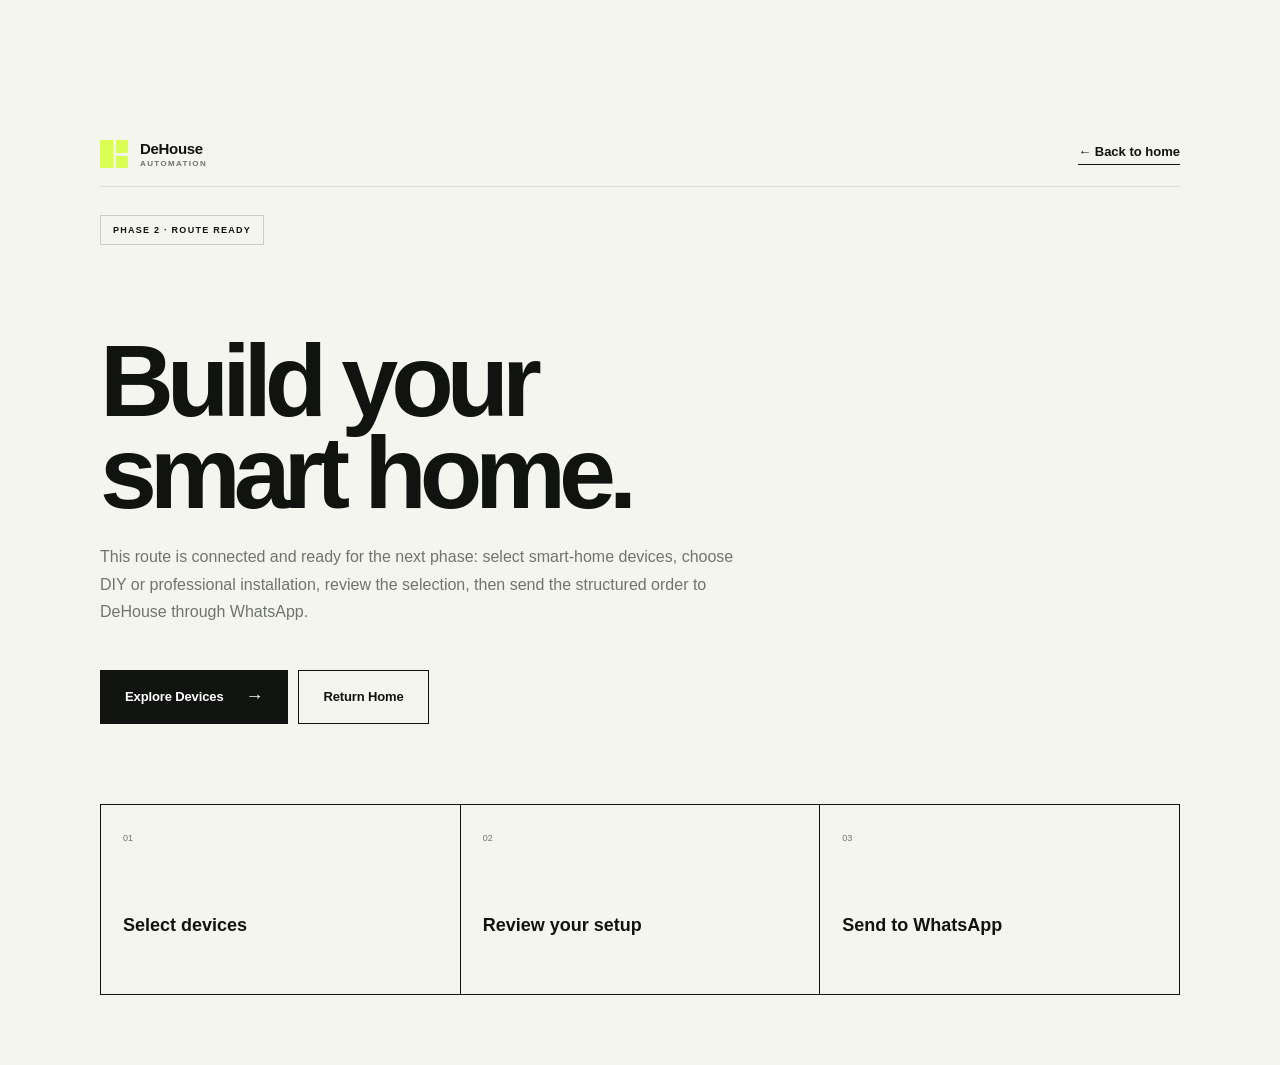
<file: build-smart-home/index.html>
<!doctype html>
<html lang="en">
<head>
  <meta charset="UTF-8" />
  <meta name="viewport" content="width=device-width, initial-scale=1.0" />
  <title>Build Your Smart Home | DeHouse Automation</title>
  <meta name="description" content="Build your DeHouse smart-home setup. Device selection and WhatsApp ordering are coming in Phase 2." />
  <link rel="stylesheet" href="../styles.css" />
  <link rel="icon" href="../assets/icons/favicon.svg" type="image/svg+xml" />
</head>
<body>
  <main class="placeholder-page">
    <div class="placeholder-shell">
      <div class="placeholder-top">
        <a class="brand" href="../"><span class="brand-mark"><span></span><span></span></span><span class="brand-name">DeHouse<span>Automation</span></span></a>
        <a class="text-link" href="../">← Back to home</a>
      </div>
      <span class="status">PHASE 2 · ROUTE READY</span>
      <h1>Build your<br>smart home.</h1>
      <p class="lead">This route is connected and ready for the next phase: select smart-home devices, choose DIY or professional installation, review the selection, then send the structured order to DeHouse through WhatsApp.</p>
      <div class="placeholder-actions"><a class="btn btn-dark" href="../devices/">Explore Devices <span>→</span></a><a class="btn btn-outline" href="../">Return Home</a></div>
      <div class="placeholder-grid"><div><span>01</span><h3>Select devices</h3></div><div><span>02</span><h3>Review your setup</h3></div><div><span>03</span><h3>Send to WhatsApp</h3></div></div>
    </div>
  </main>
</body>
</html>
</file>
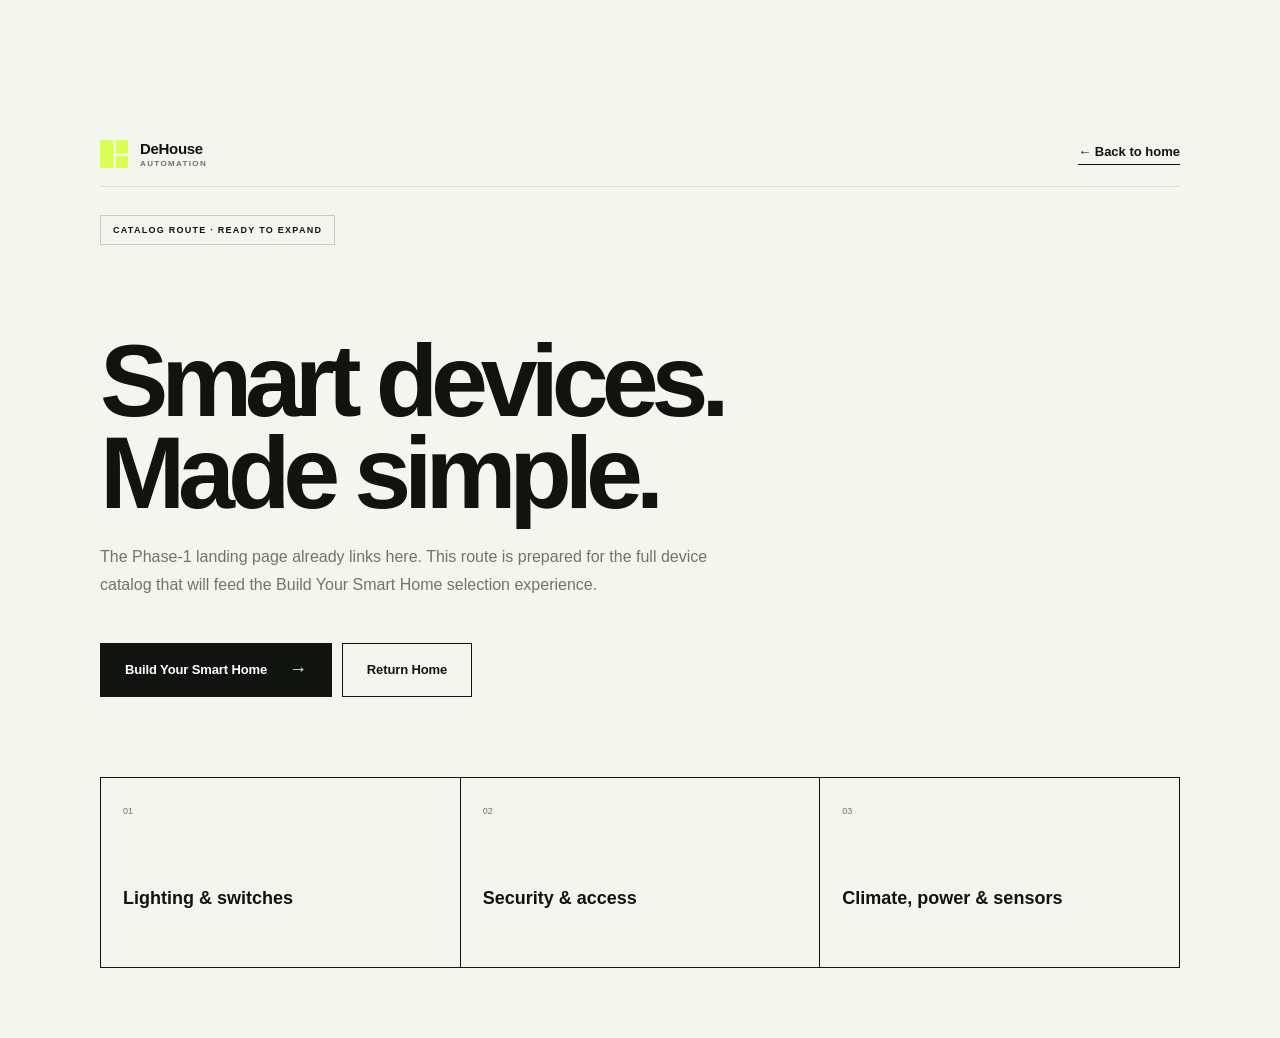
<file: devices/index.html>
<!doctype html>
<html lang="en">
<head>
  <meta charset="UTF-8" />
  <meta name="viewport" content="width=device-width, initial-scale=1.0" />
  <title>Smart Devices | DeHouse Automation</title>
  <meta name="description" content="Explore smart switches, plugs, locks, cameras, sensors and home automation devices from DeHouse Automation." />
  <link rel="stylesheet" href="../styles.css" />
  <link rel="icon" href="../assets/icons/favicon.svg" type="image/svg+xml" />
</head>
<body>
  <main class="placeholder-page">
    <div class="placeholder-shell">
      <div class="placeholder-top">
        <a class="brand" href="../"><span class="brand-mark"><span></span><span></span></span><span class="brand-name">DeHouse<span>Automation</span></span></a>
        <a class="text-link" href="../">← Back to home</a>
      </div>
      <span class="status">CATALOG ROUTE · READY TO EXPAND</span>
      <h1>Smart devices.<br>Made simple.</h1>
      <p class="lead">The Phase‑1 landing page already links here. This route is prepared for the full device catalog that will feed the Build Your Smart Home selection experience.</p>
      <div class="placeholder-actions"><a class="btn btn-dark" href="../build-smart-home/">Build Your Smart Home <span>→</span></a><a class="btn btn-outline" href="../">Return Home</a></div>
      <div class="placeholder-grid"><div><span>01</span><h3>Lighting & switches</h3></div><div><span>02</span><h3>Security & access</h3></div><div><span>03</span><h3>Climate, power & sensors</h3></div></div>
    </div>
  </main>
</body>
</html>
</file>
<file: styles.css>
:root {
  --ink: #111311;
  --ink-2: #1b1f1a;
  --text: #232721;
  --muted: #6f746d;
  --line: #dcded8;
  --paper: #f5f5ef;
  --white: #ffffff;
  --accent: #d8ff52;
  --accent-ink: #172000;
  --max: 1280px;
  --header: 84px;
  --radius: 18px;
  --ease: cubic-bezier(.22,.75,.2,1);
}

* { box-sizing: border-box; }
html { scroll-behavior: smooth; background: var(--paper); }
body {
  margin: 0;
  color: var(--text);
  background: var(--paper);
  font-family: Inter, ui-sans-serif, -apple-system, BlinkMacSystemFont, "Segoe UI", sans-serif;
  -webkit-font-smoothing: antialiased;
  overflow-x: hidden;
}
body.menu-open { overflow: hidden; }
img { display: block; max-width: 100%; }
a { color: inherit; text-decoration: none; }
button, input { font: inherit; }
button { color: inherit; }
::selection { background: var(--accent); color: var(--accent-ink); }

.sr-only { position: absolute; width: 1px; height: 1px; padding: 0; margin: -1px; overflow: hidden; clip: rect(0,0,0,0); white-space: nowrap; border: 0; }
.skip-link { position: fixed; left: 16px; top: 12px; z-index: 9999; padding: 10px 14px; background: white; transform: translateY(-180%); transition: .2s; }
.skip-link:focus { transform: translateY(0); }
.container { width: min(calc(100% - 64px), var(--max)); margin: 0 auto; }
.section { padding: 124px 0; }

a:focus-visible, button:focus-visible { outline: 3px solid var(--accent); outline-offset: 4px; }

/* Header */
.site-header {
  position: fixed; inset: 0 0 auto 0; z-index: 1000;
  height: var(--header); color: white;
  transition: height .35s var(--ease), background .35s var(--ease), color .35s var(--ease), border-color .35s var(--ease), backdrop-filter .35s var(--ease);
  border-bottom: 1px solid rgba(255,255,255,.16);
}
.site-header.is-scrolled { height: 68px; background: rgba(245,245,239,.92); color: var(--ink); border-color: rgba(17,19,17,.12); backdrop-filter: blur(18px); }
.nav-shell { width: min(calc(100% - 48px), 1400px); height: 100%; margin: 0 auto; display: flex; align-items: center; justify-content: space-between; gap: 30px; }
.brand { display: inline-flex; align-items: center; gap: 12px; min-width: 220px; }
.brand-mark { width: 28px; height: 28px; display: grid; grid-template-columns: 1fr 1fr; gap: 3px; }
.brand-mark > span:first-child { background: var(--accent); grid-row: 1 / span 2; }
.brand-mark > span:last-child { background: var(--accent); position: relative; }
.brand-mark > span:last-child::after { content: ""; position: absolute; width: 100%; height: 100%; background: var(--accent); top: calc(100% + 3px); left: 0; }
.brand-name { font-size: 15px; font-weight: 730; letter-spacing: -.02em; line-height: 1; }
.brand-name > span { display: block; font-size: 8px; font-weight: 600; letter-spacing: .17em; text-transform: uppercase; opacity: .58; margin-top: 4px; }
.desktop-nav { display: flex; align-items: center; gap: 28px; font-size: 13px; }
.desktop-nav a { opacity: .84; transition: opacity .2s; }
.desktop-nav a:hover { opacity: 1; }
.nav-actions { display: flex; align-items: center; gap: 10px; }
.menu-button { display: none; width: 44px; height: 44px; border: 0; background: transparent; padding: 0; cursor: pointer; place-items: center; position: relative; }
.menu-button > span:not(.sr-only) { position: absolute; width: 22px; height: 1px; background: currentColor; transition: transform .25s, top .25s; }
.menu-button > span:nth-child(2) { top: 18px; }
.menu-button > span:nth-child(3) { top: 25px; }
.menu-button[aria-expanded="true"] > span:nth-child(2) { top: 22px; transform: rotate(45deg); }
.menu-button[aria-expanded="true"] > span:nth-child(3) { top: 22px; transform: rotate(-45deg); }
.mobile-menu { position: fixed; inset: 68px 0 0 0; background: var(--paper); color: var(--ink); padding: 26px 24px 42px; transform: translateX(100%); opacity: 0; visibility: hidden; transition: transform .35s var(--ease), opacity .25s; }
.mobile-menu[aria-hidden="false"] { transform: translateX(0); opacity: 1; visibility: visible; }
.mobile-menu nav { display: grid; }
.mobile-menu nav a { font-size: 34px; letter-spacing: -.045em; padding: 14px 0; border-bottom: 1px solid var(--line); }
.mobile-menu .btn { margin-top: 30px; }
.mobile-menu p { color: var(--muted); margin-top: 22px; font-size: 13px; }

/* Buttons */
.btn { display: inline-flex; justify-content: center; align-items: center; gap: 22px; min-height: 54px; padding: 0 24px; border: 1px solid transparent; font-size: 13px; font-weight: 700; letter-spacing: -.01em; transition: transform .25s var(--ease), background .25s, color .25s, border-color .25s; }
.btn:hover { transform: translateY(-2px); }
.btn span { font-size: 18px; font-weight: 400; }
.btn-small { min-height: 44px; padding-inline: 18px; font-size: 12px; gap: 14px; }
.btn-dark { background: var(--ink); color: white; }
.site-header:not(.is-scrolled) .btn-dark { background: white; color: var(--ink); }
.btn-accent { background: var(--accent); color: var(--accent-ink); }
.btn-outline { border-color: var(--ink); color: var(--ink); }
.btn-outline:hover { background: var(--ink); color: white; }
.btn-ghost-light { border-color: rgba(255,255,255,.5); color: white; background: rgba(0,0,0,.08); backdrop-filter: blur(8px); }
.btn-light { background: white; color: var(--ink); }
.btn-full { width: 100%; }
.text-link { font-size: 13px; font-weight: 700; display: inline-flex; align-items: center; gap: 14px; padding-bottom: 5px; border-bottom: 1px solid var(--ink); }

/* Hero */
.hero { min-height: 760px; height: 100svh; max-height: 980px; position: relative; background: var(--ink); color: white; overflow: hidden; }
.hero-media, .hero-shade { position: absolute; inset: 0; }
.hero-media img { width: 100%; height: 100%; object-fit: cover; object-position: center 42%; transform: scale(1.01); }
.hero-shade { background: linear-gradient(90deg, rgba(9,10,9,.82) 0%, rgba(9,10,9,.51) 45%, rgba(9,10,9,.16) 76%), linear-gradient(0deg, rgba(0,0,0,.3), transparent 55%); }
.hero-content { position: relative; height: 100%; display: flex; align-items: flex-end; justify-content: space-between; padding-bottom: 116px; gap: 50px; }
.hero-copy { max-width: 760px; }
.eyebrow { margin: 0 0 22px; color: #565b53; font-size: 10px; font-weight: 800; letter-spacing: .2em; text-transform: uppercase; }
.eyebrow-light { color: rgba(255,255,255,.62); }
.eyebrow-accent { color: var(--accent); }
.hero h1 { font-size: clamp(64px, 7.2vw, 112px); line-height: .87; margin: 0; letter-spacing: -.065em; font-weight: 580; max-width: 850px; }
.hero h1 em, .statement-content h2 em, .install-copy h2 em, .professional-copy h2 em { font-family: Georgia, "Times New Roman", serif; font-weight: 400; letter-spacing: -.055em; }
.hero-lead { max-width: 640px; font-size: 17px; line-height: 1.65; color: rgba(255,255,255,.79); margin: 30px 0 28px; }
.hero-actions { display: flex; align-items: center; gap: 10px; flex-wrap: wrap; }
.hero-note { color: rgba(255,255,255,.55); font-size: 12px; margin: 18px 0 0; }
.hero-meta { width: 230px; align-self: flex-end; margin-bottom: 8px; display: grid; gap: 18px; }
.hero-meta > div { border-top: 1px solid rgba(255,255,255,.33); padding-top: 12px; display: grid; grid-template-columns: 38px 1fr; }
.hero-meta span { font-size: 10px; opacity: .48; }
.hero-meta p { margin: 0; font-size: 11px; line-height: 1.55; color: rgba(255,255,255,.62); }
.hero-meta strong { color: white; font-size: 12px; }
.scroll-cue { position: absolute; left: 28px; bottom: 31px; display: flex; align-items: center; gap: 12px; font-size: 9px; text-transform: uppercase; letter-spacing: .16em; opacity: .62; writing-mode: vertical-rl; transform: rotate(180deg); }
.scroll-cue span { width: 1px; height: 42px; background: white; }

/* Trust */
.trust-strip { background: var(--white); border-bottom: 1px solid var(--line); }
.trust-grid { min-height: 128px; display: grid; grid-template-columns: repeat(4,1fr); }
.trust-item { display: grid; grid-template-columns: 40px 1fr; align-items: center; gap: 15px; padding: 26px 28px 26px 0; border-right: 1px solid var(--line); }
.trust-item + .trust-item { padding-left: 28px; }
.trust-item:last-child { border-right: 0; }
.line-icon { font-size: 26px; line-height: 1; }
.trust-item h2 { font-size: 13px; margin: 0 0 5px; }
.trust-item p { font-size: 11px; color: var(--muted); margin: 0; line-height: 1.4; }

/* section headings */
.section-heading { margin-bottom: 54px; }
.split-heading { display: grid; grid-template-columns: minmax(0,1.7fr) minmax(260px,.65fr); gap: 80px; align-items: end; }
.section-heading h2 { font-size: clamp(50px, 5vw, 78px); line-height: .96; letter-spacing: -.06em; margin: 0; font-weight: 580; }
.section-heading > p, .split-heading > p, .products-heading > div:last-child > p { color: var(--muted); line-height: 1.7; font-size: 14px; margin: 0; max-width: 460px; }

/* Categories */
.categories-section { background: var(--paper); }
.category-grid { display: grid; grid-template-columns: repeat(3,1fr); gap: 16px; }
.category-card { background: white; min-height: 520px; display: flex; flex-direction: column; overflow: hidden; position: relative; }
.category-large { grid-column: span 2; }
.category-wide { grid-column: span 2; }
.category-visual { flex: 1; min-height: 320px; position: relative; overflow: hidden; background: #e7e7df; }
.category-copy { padding: 24px; min-height: 180px; position: relative; }
.category-copy p { font-size: 9px; letter-spacing: .16em; text-transform: uppercase; color: var(--muted); margin: 0 0 14px; }
.category-copy h3 { font-size: 25px; letter-spacing: -.04em; margin: 0 0 9px; }
.category-copy > span { display: block; font-size: 12px; color: var(--muted); max-width: 330px; line-height: 1.55; }
.category-copy b { position: absolute; right: 24px; bottom: 24px; font-size: 11px; font-weight: 750; }
.category-card:hover .category-visual img { transform: scale(1.045); }
.photo-card img { width: 100%; height: 100%; object-fit: cover; transition: transform .7s var(--ease); }
.visual-lighting { background: #252824; }
.visual-lighting::after { content: ""; position: absolute; inset: 0; background: linear-gradient(115deg, transparent 40%, rgba(216,255,82,.08)); }
.ambient { position: absolute; border: 1px solid rgba(255,255,255,.15); border-radius: 50%; box-shadow: inset 0 0 60px rgba(216,255,82,.06); }
.ambient.a1 { width: 280px; height: 280px; left: 14%; top: 9%; }
.ambient.a2 { width: 170px; height: 170px; right: 17%; bottom: 10%; }
.lamp { position: absolute; width: 2px; height: 180px; background: rgba(255,255,255,.25); left: 58%; top: 0; }
.lamp::after { content: ""; position: absolute; width: 160px; height: 70px; border-radius: 50% 50% 16px 16px; background: var(--accent); top: 170px; left: -80px; box-shadow: 0 40px 80px rgba(216,255,82,.28); }
.visual-climate { display: grid; place-items: center; background: #d8dbd4; }
.thermostat { width: 166px; height: 166px; border-radius: 50%; background: #161915; color: white; display: grid; place-content: center; text-align: center; box-shadow: 0 25px 60px rgba(0,0,0,.2), inset 0 0 0 7px #2b2f29; }
.thermostat span { font-size: 48px; font-weight: 300; letter-spacing: -.06em; }
.thermostat small { font-size: 8px; letter-spacing: .2em; color: var(--accent); margin-top: 5px; }
.visual-power { display: grid; place-items: center; background: #d8ff52; }
.power-ui { width: min(70%, 370px); color: #172000; }
.power-ui > span { font-size: 9px; font-weight: 800; letter-spacing: .18em; }
.power-ui strong { display: block; margin: 18px 0 24px; font-size: 74px; letter-spacing: -.07em; font-weight: 570; }
.power-ui strong small { font-size: 20px; margin-left: 5px; }
.power-bars { height: 90px; display: flex; align-items: flex-end; gap: 8px; border-bottom: 1px solid rgba(23,32,0,.45); }
.power-bars i { width: 15%; background: rgba(23,32,0,.72); }
.power-bars i:nth-child(1){height:35%}.power-bars i:nth-child(2){height:52%}.power-bars i:nth-child(3){height:45%}.power-bars i:nth-child(4){height:78%}.power-bars i:nth-child(5){height:65%}.power-bars i:nth-child(6){height:88%}
.visual-access { display: grid; place-items: center; background: #cec8bc; }
.lock-device { width: 82px; height: 230px; background: #131613; border-radius: 15px; box-shadow: 15px 25px 40px rgba(0,0,0,.26); color: white; display: flex; align-items: center; flex-direction: column; padding-top: 24px; }
.lock-device i { width: 10px; height: 10px; border: 2px solid var(--accent); border-radius: 50%; margin-bottom: 28px; }
.lock-device span { font-size: 24px; color: var(--accent); }
.lock-device b { font-size: 10px; letter-spacing: .35em; margin-top: 35px; color: #858a83; }
.visual-whole { background: var(--ink); }
.node { width: 20px; height: 20px; border-radius: 50%; background: var(--accent); position: absolute; box-shadow: 0 0 0 12px rgba(216,255,82,.08); }
.node::after { content: ""; position: absolute; height: 1px; width: 160px; background: rgba(216,255,82,.3); transform-origin: left center; left: 10px; top: 10px; }
.node.n1 { left: 18%; top: 25%; }.node.n1::after { transform: rotate(23deg); width: 230px; }
.node.n2 { right: 22%; top: 18%; }.node.n2::after { transform: rotate(135deg); width: 190px; }
.node.n3 { left: 25%; bottom: 17%; }.node.n3::after { transform: rotate(-26deg); width: 240px; }
.node.n4 { right: 20%; bottom: 23%; }.node.n4::after { transform: rotate(205deg); width: 190px; }
.node.core { width: 64px; height: 64px; left: calc(50% - 32px); top: calc(50% - 32px); display: grid; place-items: center; color: var(--ink); font-weight: 800; font-size: 20px; box-shadow: 0 0 0 20px rgba(216,255,82,.08); }
.node.core::after { display: none; }

/* Products */
.products-section { background: white; }
.products-heading { display: grid; grid-template-columns: 1.3fr .7fr; align-items: end; gap: 90px; }
.products-heading > div:last-child { display: grid; gap: 22px; justify-items: start; }
.product-grid { display: grid; grid-template-columns: repeat(3, 1fr); gap: 42px 18px; }
.product-image { min-height: 390px; background: #f0f1eb; position: relative; display: grid; place-items: center; overflow: hidden; }
.product-index { position: absolute; left: 18px; top: 18px; font-size: 9px; color: #767c73; letter-spacing: .12em; }
.product-action { position: absolute; right: 16px; top: 16px; width: 36px; height: 36px; border: 1px solid #c9cdc4; border-radius: 50%; display: grid; place-items: center; font-size: 14px; transition: .25s; }
.product-card:hover .product-action { background: var(--ink); color: white; border-color: var(--ink); transform: rotate(45deg); }
.product-card:hover .device { transform: translateY(-5px) scale(1.025); }
.device { transition: transform .4s var(--ease); filter: drop-shadow(0 28px 30px rgba(0,0,0,.16)); }
.switch-device { width: 175px; height: 175px; border-radius: 5px; background: #fafafa; display: grid; grid-template-columns: 1fr 1fr; gap: 9px; padding: 27px; position: relative; }
.switch-device i { background: #f1f1ef; border-radius: 2px; box-shadow: inset 0 0 0 1px #dedfdc; }
.switch-device small { position: absolute; bottom: 10px; left: 50%; transform: translateX(-50%); font-size: 6px; letter-spacing: .15em; color: #aaa; }
.plug-device { width: 158px; height: 205px; border-radius: 68px 68px 35px 35px; background: white; display: grid; justify-items: center; align-content: start; padding-top: 35px; }
.socket { width: 92px; height: 92px; border-radius: 50%; background: #ebede8; display: grid; place-items: center; color: #bbc0b8; font-size: 23px; position: relative; }
.socket i { position: absolute; width: 8px; height: 24px; background: #aab0a7; top: 17px; border-radius: 4px; }.socket i:first-of-type { left: 27px }.socket i:last-of-type { right: 27px }
.plug-device > b { margin-top: 25px; font-size: 8px; letter-spacing: .2em; color: #90968d; }
.lock-product { width: 92px; height: 270px; background: #171a17; border-radius: 14px; color: #9da49a; display: grid; justify-items: center; align-content: start; padding: 21px 0; }
.camera-dot { width: 22px; height: 22px; border-radius: 50%; background: #0b0d0b; box-shadow: inset 0 0 0 5px #293129; }
.lock-product b { font-size: 11px; text-align: center; letter-spacing: .46em; line-height: 2; margin: 28px 0; font-weight: 400; }
.lock-product i { width: 42px; height: 42px; border-radius: 50%; border: 2px solid var(--accent); box-shadow: inset 0 0 0 4px #242824; }
.camera-device { width: 170px; height: 142px; border-radius: 70px 70px 28px 28px; background: white; display: grid; place-items: center; position: relative; }
.camera-device .lens { width: 86px; height: 86px; background: #20241f; border-radius: 50%; display: grid; place-items: center; }
.camera-device .lens i { width: 48px; height: 48px; border-radius: 50%; background: radial-gradient(circle at 38% 35%, #60807b 0 8%, #18211f 12% 42%, #050605 44%); }
.camera-device > b { width: 54px; height: 56px; background: #eceeea; position: absolute; bottom: -48px; border-radius: 0 0 15px 15px; }
.ir-device { width: 176px; height: 70px; border-radius: 40px; background: #171a17; position: relative; display: grid; place-items: center; color: white; }
.ir-device span { position: absolute; width: 80%; height: 22px; top: 11px; border-radius: 50%; background: #2e332d; }
.ir-device i { font-style: normal; font-size: 9px; letter-spacing: .2em; color: var(--accent); margin-top: 18px; }
.sensor-device { width: 124px; height: 124px; border-radius: 50%; background: white; display: grid; place-items: center; position: relative; }
.sensor-device span { width: 80px; height: 80px; border-radius: 50%; background: #e9ece6; display: grid; place-items: center; }
.sensor-device span i { width: 30px; height: 30px; border-radius: 50%; background: #dfe2dc; box-shadow: inset 0 0 0 1px #ccd0c8; }
.sensor-device b { position: absolute; bottom: -24px; font-size: 7px; letter-spacing: .18em; color: #7f867c; }
.product-info { padding-top: 18px; }
.product-info > p { font-size: 8px; letter-spacing: .17em; color: var(--muted); margin: 0 0 10px; }
.product-info h3 { font-size: 20px; letter-spacing: -.035em; margin: 0 0 7px; }
.product-info > span { display: block; font-size: 11px; color: var(--muted); line-height: 1.5; min-height: 34px; }
.product-info a { margin-top: 16px; display: flex; align-items: center; justify-content: space-between; border-top: 1px solid var(--line); padding-top: 13px; font-size: 10px; font-weight: 750; }
.product-info a b { font-size: 18px; font-weight: 400; }

/* lifestyle statement */
.lifestyle-statement { min-height: 850px; position: relative; color: white; display: flex; align-items: flex-end; overflow: hidden; }
.statement-image, .statement-overlay { position: absolute; inset: 0; }
.statement-image img { width: 100%; height: 100%; object-fit: cover; }
.statement-overlay { background: linear-gradient(90deg, rgba(10,11,10,.84), rgba(10,11,10,.35) 64%, rgba(10,11,10,.1)), linear-gradient(0deg, rgba(10,11,10,.55), transparent 55%); }
.statement-content { position: relative; padding-bottom: 90px; }
.statement-content h2 { font-size: clamp(58px, 6.7vw, 100px); letter-spacing: -.065em; line-height: .94; margin: 0; max-width: 970px; font-weight: 540; }
.statement-list { margin-top: 60px; display: grid; grid-template-columns: repeat(4,1fr); border-top: 1px solid rgba(255,255,255,.3); }
.statement-list p { margin: 0; padding: 18px 22px 0 0; color: rgba(255,255,255,.7); font-size: 12px; line-height: 1.5; border-right: 1px solid rgba(255,255,255,.24); }
.statement-list p + p { padding-left: 22px; }
.statement-list p:last-child { border-right: 0; }
.statement-list span { display: block; color: var(--accent); font-size: 9px; margin-bottom: 10px; }

/* Choice */
.choice-section { background: var(--paper); }
.choice-grid { display: grid; grid-template-columns: 1fr 1fr; gap: 16px; }
.choice-card { min-height: 700px; padding: 34px; display: flex; flex-direction: column; justify-content: space-between; }
.choice-diy { border: 1px solid #cfd2ca; background: transparent; }
.choice-installed { background: var(--ink); color: white; }
.choice-number { font-size: 11px; color: var(--muted); }
.choice-installed .choice-number { color: rgba(255,255,255,.45); }
.choice-content { max-width: 500px; }
.choice-content h3 { font-size: clamp(46px, 4.5vw, 68px); line-height: .98; letter-spacing: -.055em; margin: 0 0 22px; font-weight: 560; }
.choice-content > p:not(.eyebrow) { font-size: 14px; line-height: 1.65; color: var(--muted); max-width: 460px; }
.choice-installed .choice-content > p:not(.eyebrow) { color: rgba(255,255,255,.6); }
.choice-content ul { list-style: none; padding: 0; margin: 34px 0; display: grid; grid-template-columns: 1fr 1fr; gap: 0 22px; }
.choice-content li { padding: 12px 0; border-top: 1px solid #d4d6cf; font-size: 11px; }
.choice-content li::before { content: "＋"; margin-right: 8px; }
.choice-installed li { border-color: rgba(255,255,255,.16); color: rgba(255,255,255,.72); }

/* Process */
.process-section { background: white; }
.process-list { border-top: 1px solid var(--ink); }
.process-step { min-height: 145px; display: grid; grid-template-columns: 80px 1fr 1.45fr 40px; align-items: center; gap: 30px; border-bottom: 1px solid var(--line); }
.process-num { font-size: 10px; letter-spacing: .15em; color: var(--muted); }
.process-step h3 { font-size: 24px; letter-spacing: -.04em; margin: 0; }
.process-step p { color: var(--muted); font-size: 12px; line-height: 1.6; max-width: 540px; }
.process-step > span { font-size: 20px; }
.process-cta { margin-top: 42px; display: flex; justify-content: space-between; align-items: center; gap: 20px; }
.process-cta p { font-size: 28px; letter-spacing: -.04em; margin: 0; }

/* installation feature */
.install-feature { display: grid; grid-template-columns: 1.12fr .88fr; min-height: 760px; background: #e8e7e0; }
.install-image { min-height: 620px; }
.install-image img { width: 100%; height: 100%; object-fit: cover; }
.install-copy { padding: 90px clamp(40px, 7vw, 110px); display: flex; flex-direction: column; justify-content: center; }
.install-copy h2 { font-size: clamp(54px, 5.5vw, 82px); line-height: .96; letter-spacing: -.06em; margin: 0 0 28px; font-weight: 560; }
.install-copy > p:not(.eyebrow) { color: var(--muted); font-size: 14px; line-height: 1.7; max-width: 560px; }
.property-tags { margin: 28px 0 34px; display: flex; flex-wrap: wrap; gap: 8px; }
.property-tags span { padding: 8px 11px; border: 1px solid #c3c6bd; font-size: 10px; }
.install-copy .btn { align-self: flex-start; }

/* professionals */
.professionals { background: var(--ink); color: white; }
.professional-layout { display: grid; grid-template-columns: 1.2fr .8fr; gap: 100px; }
.professional-copy h2 { font-size: clamp(58px, 6vw, 88px); line-height: .95; letter-spacing: -.065em; margin: 0 0 30px; max-width: 760px; font-weight: 540; }
.professional-copy > p:not(.eyebrow) { color: rgba(255,255,255,.58); line-height: 1.7; font-size: 14px; max-width: 650px; margin-bottom: 32px; }
.professional-benefits { border-top: 1px solid rgba(255,255,255,.3); }
.professional-benefits > div { padding: 22px 0; border-bottom: 1px solid rgba(255,255,255,.18); display: grid; grid-template-columns: 44px 1fr; column-gap: 15px; }
.professional-benefits span { color: var(--accent); font-size: 9px; grid-row: 1 / span 2; }
.professional-benefits h3 { font-size: 17px; margin: 0 0 5px; font-weight: 620; }
.professional-benefits p { color: rgba(255,255,255,.48); font-size: 11px; line-height: 1.5; margin: 0; }

/* use cases */
.use-cases { background: #e8e7df; }
.usecase-grid { display: grid; grid-template-columns: repeat(3,1fr); border-top: 1px solid var(--ink); border-left: 1px solid var(--ink); }
.usecase-card { min-height: 270px; padding: 28px; border-right: 1px solid var(--ink); border-bottom: 1px solid var(--ink); display: flex; flex-direction: column; }
.usecase-card span { font-size: 9px; letter-spacing: .15em; color: var(--muted); }
.usecase-card h3 { font-size: 28px; letter-spacing: -.045em; margin: auto 0 11px; }
.usecase-card p { color: var(--muted); font-size: 12px; line-height: 1.55; max-width: 340px; margin: 0; }

/* about */
.about-section { background: white; }
.about-layout { display: grid; grid-template-columns: 1fr 1fr; gap: 100px; align-items: stretch; }
.about-photo { min-height: 680px; overflow: hidden; }
.about-photo img { width: 100%; height: 100%; object-fit: cover; }
.about-copy { align-self: center; max-width: 610px; }
.about-copy h2 { font-size: clamp(56px, 5.2vw, 80px); line-height: .97; letter-spacing: -.06em; margin: 0 0 30px; font-weight: 560; }
.about-copy > p { color: var(--muted); font-size: 14px; line-height: 1.75; }
.about-copy blockquote { margin: 42px 0; padding: 0 0 0 22px; border-left: 3px solid var(--accent); font-size: 26px; line-height: 1.25; letter-spacing: -.035em; max-width: 540px; }
.about-copy .about-small { font-size: 11px; }

/* testimonials */
.testimonials-section { background: var(--paper); }
.testimonial-placeholder { border: 1px dashed #adb2a8; min-height: 260px; display: grid; place-items: center; align-content: center; text-align: center; padding: 30px; }
.placeholder-badge { color: #666c62; font-size: 8px; font-weight: 800; letter-spacing: .18em; border: 1px solid #c1c5bc; padding: 7px 10px; margin-bottom: 20px; }
.testimonial-placeholder p { font-size: 25px; letter-spacing: -.035em; margin: 0 0 10px; }
.testimonial-placeholder small { color: var(--muted); }

/* final CTA */
.final-cta { min-height: 700px; position: relative; color: white; display: grid; place-items: center; overflow: hidden; }
.final-cta-media, .final-cta-overlay { position: absolute; inset: 0; }
.final-cta-media img { width: 100%; height: 100%; object-fit: cover; filter: saturate(.8); }
.final-cta-overlay { background: rgba(8,10,8,.73); }
.final-cta-content { position: relative; text-align: center; max-width: 1000px; display: flex; flex-direction: column; align-items: center; }
.final-cta-content h2 { font-size: clamp(62px, 7vw, 102px); line-height: .9; letter-spacing: -.07em; margin: 0 0 24px; font-weight: 560; }
.final-cta-content > p:not(.eyebrow) { max-width: 650px; color: rgba(255,255,255,.69); line-height: 1.7; font-size: 14px; }
.final-actions { display: flex; gap: 10px; margin: 24px 0; }
.final-cta-content small { color: rgba(255,255,255,.45); font-size: 10px; }

/* footer */
.site-footer { background: #090b09; color: white; padding: 72px 0 25px; }
.footer-top { display: grid; grid-template-columns: 1.5fr .85fr .75fr 1fr; gap: 60px; padding-bottom: 70px; }
.brand-light { color: white; }
.footer-brand p { font-size: 28px; letter-spacing: -.04em; margin: 26px 0 8px; }
.footer-brand small { color: rgba(255,255,255,.4); }
.footer-links, .footer-contact { display: grid; align-content: start; gap: 12px; }
.footer-links h3, .footer-contact h3 { margin: 0 0 12px; font-size: 9px; letter-spacing: .18em; color: rgba(255,255,255,.43); text-transform: uppercase; }
.footer-links a { color: rgba(255,255,255,.72); font-size: 12px; }
.footer-contact p { color: rgba(255,255,255,.42); font-size: 9px; letter-spacing: .08em; text-transform: uppercase; line-height: 1.6; margin: 0 0 8px; }
.footer-contact span, .footer-contact-value { color: rgba(255,255,255,.76); font-size: 11px; letter-spacing: 0; text-transform: none; }
.footer-contact-value:not([href]) { cursor: default; }
[data-whatsapp][aria-disabled="true"] { cursor: not-allowed; opacity: .72; }
.footer-bottom { border-top: 1px solid rgba(255,255,255,.14); padding-top: 22px; display: flex; justify-content: space-between; gap: 30px; color: rgba(255,255,255,.35); font-size: 9px; letter-spacing: .05em; }

/* Whatsapp + mobile CTA */
.whatsapp-float { position: fixed; right: 22px; bottom: 22px; z-index: 850; background: var(--ink); color: white; min-height: 50px; padding: 0 18px 0 14px; display: flex; align-items: center; gap: 9px; border: 1px solid rgba(255,255,255,.12); box-shadow: 0 12px 35px rgba(0,0,0,.18); font-size: 11px; font-weight: 700; transition: transform .25s var(--ease); }
.whatsapp-float:hover { transform: translateY(-3px); }
.whatsapp-float svg { width: 20px; height: 20px; fill: var(--accent); }
.mobile-sticky-cta { display: none; }

/* reveals */
.reveal { opacity: 0; transform: translateY(22px); transition: opacity .75s var(--ease), transform .75s var(--ease); }
.reveal[data-delay="1"] { transition-delay: .08s; }
.reveal[data-delay="2"] { transition-delay: .16s; }
.reveal[data-delay="3"] { transition-delay: .24s; }
.reveal.is-visible { opacity: 1; transform: translateY(0); }

/* Placeholder route pages */
.placeholder-page { min-height: 100svh; background: var(--paper); color: var(--ink); padding: 140px 0 70px; }
.placeholder-shell { width: min(calc(100% - 48px), 1080px); margin: 0 auto; }
.placeholder-top { display: flex; justify-content: space-between; gap: 20px; align-items: center; border-bottom: 1px solid var(--line); padding-bottom: 18px; }
.placeholder-page h1 { font-size: clamp(58px, 8vw, 112px); line-height: .9; letter-spacing: -.07em; margin: 90px 0 24px; font-weight: 560; }
.placeholder-page .lead { max-width: 650px; color: var(--muted); font-size: 16px; line-height: 1.7; }
.placeholder-page .status { display: inline-flex; margin-top: 28px; border: 1px solid #c8ccc2; padding: 9px 12px; font-size: 9px; font-weight: 800; letter-spacing: .14em; }
.placeholder-actions { margin-top: 45px; display: flex; gap: 10px; flex-wrap: wrap; }
.placeholder-grid { margin-top: 80px; display: grid; grid-template-columns: repeat(3, 1fr); border-left: 1px solid var(--ink); border-top: 1px solid var(--ink); }
.placeholder-grid > div { min-height: 190px; padding: 22px; border-right: 1px solid var(--ink); border-bottom: 1px solid var(--ink); }
.placeholder-grid span { font-size: 9px; color: var(--muted); }.placeholder-grid h3 { margin: 70px 0 0; font-size: 18px; }

@media (max-width: 1120px) {
  .desktop-nav { gap: 18px; }
  .desktop-nav a:nth-child(5) { display: none; }
  .hero-meta { display: none; }
  .hero-copy { max-width: 780px; }
  .category-grid { grid-template-columns: repeat(2, 1fr); }
  .category-large, .category-wide { grid-column: span 1; }
  .product-grid { grid-template-columns: repeat(2,1fr); }
  .professional-layout { gap: 60px; }
  .footer-top { grid-template-columns: 1.3fr .8fr .8fr; }
  .footer-contact { grid-column: 2 / span 2; }
}

@media (max-width: 860px) {
  :root { --header: 72px; }
  .container { width: min(calc(100% - 36px), var(--max)); }
  .section { padding: 88px 0; }
  .desktop-nav, .desktop-build { display: none; }
  .menu-button { display: grid; }
  .brand { min-width: 0; }
  .site-header.is-scrolled { height: 64px; }
  .mobile-menu { inset: 64px 0 0; }
  .hero { min-height: 720px; max-height: none; height: 92svh; }
  .hero-content { padding-bottom: 68px; }
  .hero h1 { font-size: clamp(58px, 13vw, 88px); }
  .hero-shade { background: linear-gradient(0deg, rgba(8,9,8,.88) 0%, rgba(8,9,8,.48) 55%, rgba(8,9,8,.18)); }
  .hero-media img { object-position: 62% center; }
  .scroll-cue { display: none; }
  .trust-grid { grid-template-columns: 1fr 1fr; }
  .trust-item { border-bottom: 1px solid var(--line); }
  .trust-item:nth-child(2) { border-right: 0; }
  .trust-item:nth-child(3), .trust-item:nth-child(4) { border-bottom: 0; }
  .trust-item:nth-child(3) { padding-left: 0; }.trust-item:nth-child(4) { padding-left: 28px; }
  .split-heading, .products-heading { grid-template-columns: 1fr; gap: 28px; }
  .section-heading h2 { font-size: clamp(46px, 10vw, 68px); }
  .category-grid { gap: 10px; }
  .category-card { min-height: 430px; }.category-visual { min-height: 250px; }.category-copy { min-height: 180px; }
  .statement-list { grid-template-columns: 1fr 1fr; }.statement-list p { border-bottom: 1px solid rgba(255,255,255,.2); min-height: 100px; }
  .choice-grid { grid-template-columns: 1fr; }.choice-card { min-height: 620px; }
  .process-step { grid-template-columns: 50px 1fr 40px; padding: 25px 0; }.process-step p { grid-column: 2; margin: 0; }.process-step > span { grid-column: 3; grid-row: 1 / span 2; }
  .install-feature { grid-template-columns: 1fr; }.install-image { min-height: 520px; }.install-copy { padding: 70px 36px; }
  .professional-layout { grid-template-columns: 1fr; }
  .usecase-grid { grid-template-columns: repeat(2,1fr); }
  .about-layout { grid-template-columns: 1fr; gap: 55px; }.about-photo { min-height: 580px; }
  .footer-top { grid-template-columns: 1.2fr 1fr; }.footer-contact { grid-column: auto; }
}

@media (max-width: 600px) {
  body { padding-bottom: 64px; }
  .nav-shell { width: calc(100% - 28px); }
  .brand-mark { width: 25px; height: 25px; }.brand-name { font-size: 14px; }
  .hero { height: 86svh; min-height: 670px; }
  .hero-content { align-items: flex-end; padding-bottom: 46px; }
  .hero h1 { font-size: clamp(55px, 17vw, 74px); }
  .hero-lead { font-size: 14px; line-height: 1.55; margin-top: 24px; }
  .hero-actions { display: grid; grid-template-columns: 1fr; }.hero-actions .btn { width: 100%; }
  .hero-note { font-size: 10px; line-height: 1.5; }
  .eyebrow { margin-bottom: 16px; }
  .trust-grid { grid-template-columns: 1fr; }.trust-item, .trust-item + .trust-item, .trust-item:nth-child(3), .trust-item:nth-child(4) { border-right: 0; border-bottom: 1px solid var(--line); padding: 20px 0; }.trust-item:last-child { border-bottom: 0; }
  .section { padding: 72px 0; }.section-heading { margin-bottom: 36px; }.section-heading h2 { font-size: 48px; }
  .category-grid { grid-template-columns: 1fr; }.category-card { min-height: 490px; }.category-visual { min-height: 310px; }
  .product-grid { display: flex; overflow-x: auto; scroll-snap-type: x mandatory; margin-right: -18px; padding-right: 18px; gap: 12px; scrollbar-width: none; }.product-grid::-webkit-scrollbar { display: none; }.product-card { min-width: 82vw; scroll-snap-align: start; }.product-image { min-height: 350px; }
  .lifestyle-statement { min-height: 780px; }.statement-content { padding-bottom: 55px; }.statement-content h2 { font-size: 54px; }.statement-list { grid-template-columns: 1fr; margin-top: 40px; }.statement-list p, .statement-list p + p { border-right: 0; min-height: auto; padding: 14px 0; display: grid; grid-template-columns: 34px 1fr; align-items: center; }.statement-list span { margin: 0; }
  .choice-card { padding: 25px; min-height: 590px; }.choice-content h3 { font-size: 50px; }.choice-content ul { grid-template-columns: 1fr; margin: 26px 0; }
  .process-step { grid-template-columns: 38px 1fr; gap: 12px 18px; }.process-step > span { display: none; }.process-step h3 { font-size: 22px; }.process-step p { grid-column: 2; }.process-cta { align-items: stretch; flex-direction: column; }.process-cta .btn { width: 100%; }.process-cta p { font-size: 24px; }
  .install-image { min-height: 420px; }.install-copy { padding: 62px 20px; }.install-copy h2 { font-size: 52px; }
  .professional-copy h2 { font-size: 54px; }.professional-benefits > div { grid-template-columns: 34px 1fr; }
  .usecase-grid { grid-template-columns: 1fr; }.usecase-card { min-height: 220px; }
  .about-photo { min-height: 430px; }.about-copy h2 { font-size: 50px; }.about-copy blockquote { font-size: 23px; }
  .testimonial-placeholder p { font-size: 21px; }
  .final-cta { min-height: 680px; }.final-cta-content h2 { font-size: 58px; }.final-actions { width: 100%; flex-direction: column; }.final-actions .btn { width: 100%; }
  .footer-top { grid-template-columns: 1fr 1fr; gap: 45px 30px; }.footer-brand { grid-column: 1 / -1; }.footer-contact { grid-column: 1 / -1; }.footer-bottom { flex-direction: column; gap: 6px; }
  .whatsapp-float { bottom: 76px; right: 12px; width: 48px; min-height: 48px; padding: 0; justify-content: center; border-radius: 50%; }.whatsapp-float span { display: none; }
  .mobile-sticky-cta { position: fixed; z-index: 840; left: 0; right: 0; bottom: 0; height: 64px; display: flex; align-items: center; justify-content: space-between; padding: 0 18px; background: var(--accent); color: var(--accent-ink); font-size: 12px; font-weight: 800; }
  .placeholder-grid { grid-template-columns: 1fr; }.placeholder-page h1 { margin-top: 70px; }.placeholder-top { align-items: flex-start; flex-direction: column; }
}

@media (prefers-reduced-motion: reduce) {
  html { scroll-behavior: auto; }
  *, *::before, *::after { animation-duration: .01ms !important; animation-iteration-count: 1 !important; transition-duration: .01ms !important; }
  .reveal { opacity: 1; transform: none; }
}
</file>
